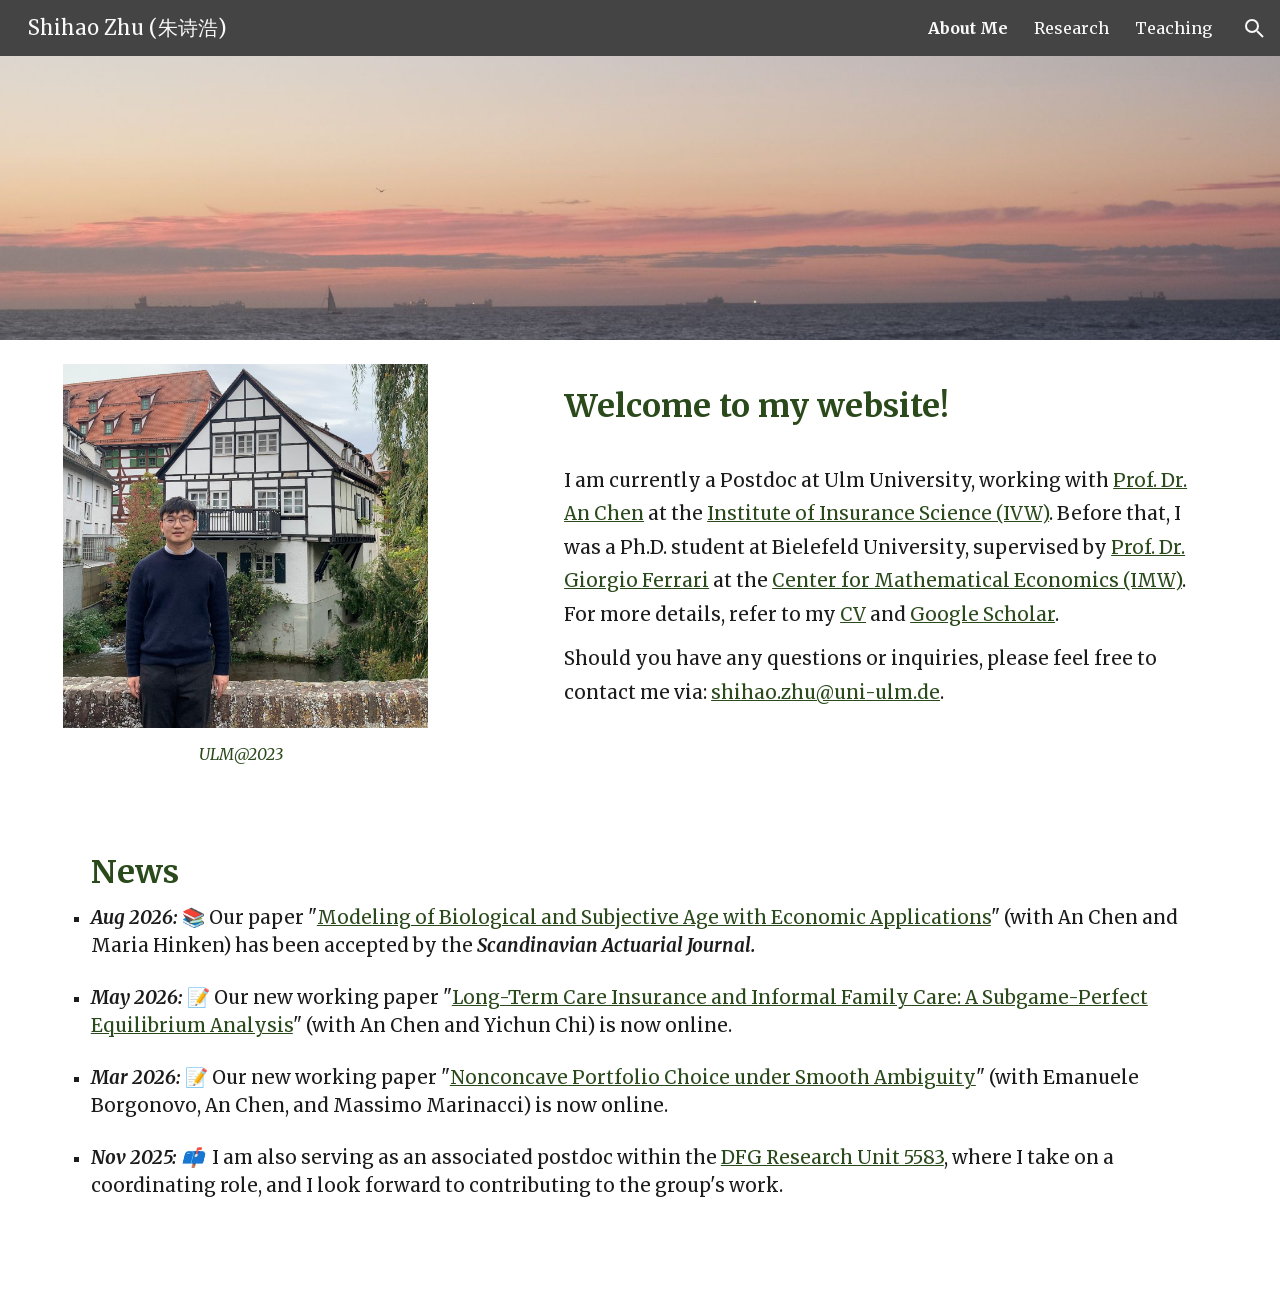
<file: index.html>
<!doctype html>
<html lang="en"><head><meta charset="utf-8"><meta name="viewport" content="width=device-width, initial-scale=1">
<title>Shihao Zhu (朱诗浩)</title><meta name="description" content="Shihao Zhu — research in financial and actuarial mathematics, uncertainty and information; teaching at Ulm University.">
<link rel="icon" type="image/svg+xml" href="data:image/svg+xml,%3Csvg xmlns='http://www.w3.org/2000/svg' viewBox='0 0 64 64'%3E%3Crect width='64' height='64' rx='9' fill='%232b4a1c'/%3E%3Ctext x='32' y='43' text-anchor='middle' font-family='serif' font-size='34' fill='white'%3ESZ%3C/text%3E%3C/svg%3E">
<link rel="stylesheet" href="assets/fonts.css"><link rel="stylesheet" href="assets/original-layout.css"><link rel="stylesheet" href="assets/about-theme.css"><link rel="stylesheet" href="assets/site.css">
<script defer src="assets/search-data.js"></script><script defer src="assets/site.js"></script></head>
<body><a class="skip-link" href="#main-content">Skip to main content</a>
<header class="site-header"><button class="menu-toggle" aria-label="Open navigation" aria-expanded="false" aria-controls="site-nav"><svg viewBox="0 0 24 24" aria-hidden="true"><path d="M3 6h18M3 12h18M3 18h18"/></svg></button><a class="site-name" href="index.html">Shihao Zhu (朱诗浩)</a><nav id="site-nav" aria-label="Main navigation"><a href="index.html" aria-current="page">About Me</a><a href="research.html">Research</a><a href="teaching.html">Teaching</a></nav><button class="search-toggle" aria-label="Search this site"><svg viewBox="0 0 24 24" aria-hidden="true"><circle cx="10" cy="10" r="6"/><path d="m15 15 6 6"/></svg></button></header>
<div class="fktJzd AKpWA fOU46b yMcSQd Ly6Unf G9Qloe KuNac XxIgdb"><main id="main-content" class="UtePc RCETm"><section id="h.2457d3da31fe2f1c_99" class="yaqOZd LB7kq cJgDec tpmmCb O13XJf" style=""><div class="Nu95r"><div class="IFuOkc" style="background-position: center center; background-image: url(assets/about-banner.jpg); background-size: cover;"></div></div><div class="mYVXT"><div class="LS81yb VICjCf j5pSsc db35Fc"><div class="hJDwNd-AhqUyc-uQSCkd Ft7HRd-AhqUyc-uQSCkd JNdkSc SQVYQc L6cTce-purZT L6cTce-pSzOP"><div class="JNdkSc-SmKAyb LkDMRd"><div class=""></div></div></div></div></div></section>
<section id="h.43b285733da32901_4" class="yaqOZd"><div class="IFuOkc"></div><div class="mYVXT"><div class="LS81yb VICjCf j5pSsc db35Fc"><div class="hJDwNd-AhqUyc-II5mzb Ft7HRd-AhqUyc-II5mzb purZT-AhqUyc-II5mzb ZcASvf-AhqUyc-II5mzb pSzOP-AhqUyc-II5mzb Ktthjf-AhqUyc-II5mzb JNdkSc SQVYQc yYI8W HQwdzb"><div class="JNdkSc-SmKAyb LkDMRd"><div class=""><div class="oKdM2c ZZyype Kzv0Me"><div id="h.43b285733da32901_13" class="hJDwNd-AhqUyc-II5mzb Ft7HRd-AhqUyc-II5mzb pSzOP-AhqUyc-II5mzb Ktthjf-AhqUyc-II5mzb jXK9ad D2fZ2 zu5uec OjCsFc dmUFtb"><div class="jXK9ad-SmKAyb"><div class="tyJCtd baZpAe"><div class="t3iYD"><img src="assets/about-image-1.jpg" class="CENy8b" role="img" alt="Shihao Zhu in Ulm, 2023"></div></div></div></div></div><div class="oKdM2c ZZyype"><div id="h.5e8ad6a11ae59280_0" class="hJDwNd-AhqUyc-II5mzb Ft7HRd-AhqUyc-II5mzb pSzOP-AhqUyc-II5mzb Ktthjf-AhqUyc-II5mzb jXK9ad D2fZ2 zu5uec wHaque g5GTcb"><div class="jXK9ad-SmKAyb"><div class="tyJCtd mGzaTb Depvyb baZpAe"><small dir="ltr" class="zfr3Q TMjjoe CDt4Ke " style="display: block;"><span class="C9DxTc " style="">                                </span><span class="C9DxTc " style="color: #2b4a1c; font-style: italic;">ULM@2023</span></small></div></div></div></div></div></div></div><div class="hJDwNd-AhqUyc-R6PoUb Ft7HRd-AhqUyc-R6PoUb JNdkSc SQVYQc L6cTce-purZT L6cTce-pSzOP"><div class="JNdkSc-SmKAyb LkDMRd"><div class=""></div></div></div><div class="hJDwNd-AhqUyc-OwsYgb Ft7HRd-AhqUyc-OwsYgb purZT-AhqUyc-II5mzb ZcASvf-AhqUyc-II5mzb pSzOP-AhqUyc-qWD73c Ktthjf-AhqUyc-qWD73c JNdkSc SQVYQc yYI8W HQwdzb"><div class="JNdkSc-SmKAyb LkDMRd"><div class=""><div class="oKdM2c ZZyype Kzv0Me"><div id="h.43b285733da32901_10" class="hJDwNd-AhqUyc-OwsYgb Ft7HRd-AhqUyc-OwsYgb jXK9ad D2fZ2 zu5uec OjCsFc dmUFtb"><div class="jXK9ad-SmKAyb"><div class="tyJCtd mGzaTb Depvyb baZpAe"><small id="h.ald36s4pssl8" dir="ltr" class="zfr3Q TMjjoe CDt4Ke " style="display: block; line-height: 1.7999999999999998;"><span class="puwcIf C9DxTc " style="color: #2b4a1c; font-family: Merriweather, Arial; font-weight: 700; vertical-align: baseline;">Welcome to my website!</span></small></div></div></div></div><div class="oKdM2c ZZyype"><div id="h.43b285733da32901_12" class="hJDwNd-AhqUyc-OwsYgb Ft7HRd-AhqUyc-OwsYgb jXK9ad D2fZ2 zu5uec wHaque g5GTcb"><div class="jXK9ad-SmKAyb"><div class="tyJCtd mGzaTb Depvyb baZpAe"><small id="h.i6ul0cb21pbe" dir="ltr" class="zfr3Q TMjjoe CDt4Ke " style="display: block; line-height: 1.7999999999999998;"><span class="C9DxTc " style="font-size: 13.999999999999998pt; font-variant: normal; vertical-align: baseline;">I am currently a Postdoc at Ulm University, working with </span><a class="XqQF9c" href="https://www.uni-ulm.de/mawi/ivw/institut/team/achen/" target="_blank" style="color: inherit; text-decoration: none;" rel="noopener noreferrer"><span class="C9DxTc aw5Odc " style="font-size: 13.999999999999998pt; font-variant: normal; text-decoration: underline; vertical-align: baseline;">Prof. Dr. An Chen</span></a><span class="C9DxTc " style="font-size: 13.999999999999998pt; font-variant: normal; vertical-align: baseline;"> at the </span><a class="XqQF9c" href="https://www.uni-ulm.de/en/mawi/institute-of-insurance-science/" target="_blank" style="color: inherit; text-decoration: none;" rel="noopener noreferrer"><span class="C9DxTc aw5Odc " style="font-size: 13.999999999999998pt; font-variant: normal; text-decoration: underline; vertical-align: baseline;">Institute of Insurance Science (IVW)</span></a><span class="C9DxTc " style="font-size: 13.999999999999998pt; font-variant: normal; vertical-align: baseline;">. Before that, I was a Ph.D. student at Bielefeld University, supervised by </span><a class="XqQF9c" href="https://sites.google.com/site/giorgioferrariswebsite/" target="_blank" style="color: inherit; text-decoration: none;" rel="noopener noreferrer"><span class="C9DxTc aw5Odc " style="font-size: 13.999999999999998pt; font-variant: normal; text-decoration: underline; vertical-align: baseline;">Prof. Dr. Giorgio Ferrari</span></a><span class="C9DxTc " style="font-size: 13.999999999999998pt; font-variant: normal; vertical-align: baseline;"> at the</span><span class="C9DxTc " style="font-size: 13.999999999999998pt; font-variant: normal; vertical-align: baseline;"> </span><a class="XqQF9c" href="https://www.uni-bielefeld.de/zwe/imw/" target="_blank" style="color: inherit; text-decoration: none;" rel="noopener noreferrer"><span class="C9DxTc aw5Odc " style="font-size: 13.999999999999998pt; font-variant: normal; text-decoration: underline; vertical-align: baseline;">Center for Mathematical Economics (IMW)</span></a><span class="C9DxTc " style="font-size: 13.999999999999998pt; font-variant: normal; vertical-align: baseline;">.</span><span class="C9DxTc " style="font-size: 13.999999999999998pt; font-variant: normal; vertical-align: baseline;"> For more details, refer to my </span><a class="XqQF9c" href="https://drive.google.com/file/d/1fGYKlRCDaYcgOExgiT4vcjjQws5YbMaW/view?usp=sharing" target="_blank" style="color: inherit; text-decoration: none;" rel="noopener noreferrer"><span class="C9DxTc aw5Odc " style="font-size: 13.999999999999998pt; font-variant: normal; text-decoration: underline; vertical-align: baseline;">CV</span></a><span class="C9DxTc " style="font-size: 13.999999999999998pt; font-variant: normal; vertical-align: baseline;"> and </span><a class="XqQF9c" href="https://scholar.google.com/citations?user=SqFMR2YAAAAJ&amp;hl=zh-CN&amp;oi=sra" target="_blank" style="color: inherit; text-decoration: none;" rel="noopener noreferrer"><span class="C9DxTc aw5Odc " style="font-size: 13.999999999999998pt; font-variant: normal; text-decoration: underline; vertical-align: baseline;">Google Scholar</span></a><span class="C9DxTc " style="font-size: 13.999999999999998pt; font-variant: normal; vertical-align: baseline;">.  </span></small><small id="h.81cvghd0or7q" dir="ltr" class="zfr3Q TMjjoe CDt4Ke " style="display: block; line-height: 1.7999999999999998;"><span class="C9DxTc " style="font-size: 13.999999999999998pt; font-variant: normal; vertical-align: baseline;">Should you have any questions or inquiries, please feel free to contact me via: </span><a class="XqQF9c" href="mailto:shihao.zhu@uni-ulm.de" target="_blank" style="color: inherit; text-decoration: none;" rel="noopener noreferrer"><span class="C9DxTc aw5Odc " style="font-size: 13.999999999999998pt; font-variant: normal; text-decoration: underline; vertical-align: baseline;">shihao.zhu@uni-ulm.de</span></a><span class="C9DxTc " style="font-size: 13.999999999999998pt; font-variant: normal; vertical-align: baseline;">.</span></small></div></div></div></div></div></div></div></div></div></section>
<section id="h.6b08aeca363215b6_3" class="yaqOZd"><div class="IFuOkc"></div><div class="mYVXT"><div class="LS81yb VICjCf j5pSsc db35Fc"><div class="hJDwNd-AhqUyc-uQSCkd Ft7HRd-AhqUyc-uQSCkd purZT-AhqUyc-II5mzb ZcASvf-AhqUyc-II5mzb pSzOP-AhqUyc-qWD73c Ktthjf-AhqUyc-qWD73c JNdkSc SQVYQc"><div class="JNdkSc-SmKAyb LkDMRd"><div class=""><div class="oKdM2c ZZyype Kzv0Me"><div id="h.6b08aeca363215b6_0" class="hJDwNd-AhqUyc-uQSCkd Ft7HRd-AhqUyc-uQSCkd jXK9ad D2fZ2 zu5uec OjCsFc dmUFtb wHaque g5GTcb"><div class="jXK9ad-SmKAyb"><div class="tyJCtd mGzaTb Depvyb baZpAe"><div id="h.jtzz5kd3dn02" class="Ap4VC yMxPgf  aP9Z7e"></div><h1 id="h.jtzz5kd3dn02_l" dir="ltr" class="zfr3Q duRjpb CDt4Ke " style="margin-left: 15.0pt; padding-left: 0.0pt; text-indent: 0.0pt;"><div class="CjVfdc"><span class="puwcIf C9DxTc " style="vertical-align: baseline;">News</span></div></h1><ul class="n8H08c UVNKR " style="list-style-type: square; margin-left: 0; margin-right: 0; padding: 0;"><li dir="ltr" class="zfr3Q TYR86d eD0Rn " style="margin-left: 15.0pt;"><p dir="ltr" role="presentation" class="zfr3Q CDt4Ke " style="margin-left: 0.0pt; padding-left: 0.0pt; text-indent: 0.0pt;"><span class="C9DxTc " style="font-family: Merriweather, Arial; font-size: 13.999999999999998pt; font-style: italic; font-weight: 700; vertical-align: baseline;">Aug</span><span class="C9DxTc " style="font-family: Merriweather, Arial; font-size: 13.999999999999998pt; font-style: italic; font-variant: normal; font-weight: 700; vertical-align: baseline;"> 2026:</span><span class="C9DxTc " style="font-size: 13.999999999999998pt; font-variant: normal; vertical-align: baseline;"> </span><span class="C9DxTc " style="font-size: 13.999999999999998pt; vertical-align: baseline;">📚</span><span class="C9DxTc " style="font-size: 13.999999999999998pt; font-variant: normal; vertical-align: baseline;"> Our paper "</span><a class="XqQF9c" href="https://www.tandfonline.com/doi/full/10.1080/03461238.2026.2727504" target="_blank" style="color: inherit; text-decoration: none;" rel="noopener noreferrer"><span class="C9DxTc aw5Odc " style="font-size: 13.999999999999998pt; text-decoration: underline; vertical-align: baseline;">Modeling of Biological and Subjective Age with Economic Applications</span></a><span class="C9DxTc " style="font-size: 13.999999999999998pt; font-variant: normal; vertical-align: baseline;">"</span><span class="C9DxTc " style="font-size: 13.999999999999998pt; font-variant: normal; vertical-align: baseline;"> (with An Chen and</span><span class="C9DxTc " style="font-size: 13.999999999999998pt; vertical-align: baseline;"> Maria Hinken</span><span class="C9DxTc " style="font-size: 13.999999999999998pt; font-variant: normal; vertical-align: baseline;">) </span><span class="C9DxTc " style="font-size: 13.999999999999998pt; vertical-align: baseline;">has been</span><span class="C9DxTc " style="font-size: 13.999999999999998pt; font-variant: normal; vertical-align: baseline;"> </span><span class="C9DxTc " style="font-size: 13.999999999999998pt; vertical-align: baseline;">accepted by the </span><span class="C9DxTc " style="font-family: Merriweather, Arial; font-size: 13.999999999999998pt; font-style: italic; font-weight: 700; vertical-align: baseline;">Scandinavian Actuarial Journal</span><span class="C9DxTc " style="font-family: Merriweather, Arial; font-size: 13.999999999999998pt; font-style: italic; font-variant: normal; font-weight: 700; vertical-align: baseline;">.</span></p></li></ul><br><ul class="n8H08c UVNKR " style="list-style-type: square; margin-left: 0; margin-right: 0; padding: 0;"><li dir="ltr" class="zfr3Q TYR86d eD0Rn " style="margin-left: 15.0pt;"><p dir="ltr" role="presentation" class="zfr3Q CDt4Ke " style="margin-left: 0.0pt; padding-left: 0.0pt; text-indent: 0.0pt;"><span class="C9DxTc " style="font-family: Merriweather, Arial; font-size: 13.999999999999998pt; font-style: italic; font-variant: normal; font-weight: 700; vertical-align: baseline;">Ma</span><span class="C9DxTc " style="font-family: Merriweather, Arial; font-size: 13.999999999999998pt; font-style: italic; font-weight: 700; vertical-align: baseline;">y</span><span class="C9DxTc " style="font-family: Merriweather, Arial; font-size: 13.999999999999998pt; font-style: italic; font-variant: normal; font-weight: 700; vertical-align: baseline;"> 2026:</span><span class="C9DxTc " style="font-size: 13.999999999999998pt; font-variant: normal; vertical-align: baseline;"> 📝 Our new working paper "</span><a class="XqQF9c" href="https://papers.ssrn.com/sol3/papers.cfm?abstract_id=5228627" target="_blank" style="color: inherit; text-decoration: none;" rel="noopener noreferrer"><span class="C9DxTc aw5Odc " style="font-size: 13.999999999999998pt; text-decoration: underline; vertical-align: baseline;">Long-Term Care Insurance and Informal Family Care: A Subgame-Perfect Equilibrium Analysis</span></a><span class="C9DxTc " style="font-size: 13.999999999999998pt; font-variant: normal; vertical-align: baseline;">"</span><span class="C9DxTc " style="font-size: 13.999999999999998pt; font-variant: normal; vertical-align: baseline;"> (with An Chen and </span><span class="C9DxTc " style="font-size: 13.999999999999998pt; vertical-align: baseline;">Yichun Chi</span><span class="C9DxTc " style="font-size: 13.999999999999998pt; font-variant: normal; vertical-align: baseline;">) is now online.</span></p></li></ul><br><ul class="n8H08c UVNKR " style="list-style-type: square; margin-left: 0; margin-right: 0; padding: 0;"><li dir="ltr" class="zfr3Q TYR86d eD0Rn " style="margin-left: 15.0pt;"><p dir="ltr" role="presentation" class="zfr3Q CDt4Ke " style="margin-left: 0.0pt; padding-left: 0.0pt; text-indent: 0.0pt;"><span class="C9DxTc " style="font-family: Merriweather, Arial; font-size: 13.999999999999998pt; font-style: italic; font-weight: 700; vertical-align: baseline;">Mar</span><span class="C9DxTc " style="font-family: Merriweather, Arial; font-size: 13.999999999999998pt; font-style: italic; font-variant: normal; font-weight: 700; vertical-align: baseline;"> 202</span><span class="C9DxTc " style="font-family: Merriweather, Arial; font-size: 13.999999999999998pt; font-style: italic; font-weight: 700; vertical-align: baseline;">6</span><span class="C9DxTc " style="font-family: Merriweather, Arial; font-size: 13.999999999999998pt; font-style: italic; font-variant: normal; font-weight: 700; vertical-align: baseline;">:</span><span class="C9DxTc " style="font-size: 13.999999999999998pt; font-variant: normal; vertical-align: baseline;"> 📝 Our new working paper "</span><a class="XqQF9c" href="https://arxiv.org/abs/2603.08552" target="_blank" style="color: inherit; text-decoration: none;" rel="noopener noreferrer"><span class="C9DxTc aw5Odc " style="font-size: 13.999999999999998pt; text-decoration: underline; vertical-align: baseline;">Nonconcave Portfolio Choice under Smooth Ambiguity</span></a><span class="C9DxTc " style="font-size: 13.999999999999998pt; font-variant: normal; vertical-align: baseline;">"</span><span class="C9DxTc " style="font-size: 13.999999999999998pt; font-variant: normal; vertical-align: baseline;"> (with</span><span class="C9DxTc " style="font-size: 13.999999999999998pt; vertical-align: baseline;"> Emanuele Borgonovo, An Chen, and Massimo Marinacci</span><span class="C9DxTc " style="font-size: 13.999999999999998pt; font-variant: normal; vertical-align: baseline;">) is now online.</span></p></li></ul><br><ul class="n8H08c UVNKR " style="list-style-type: square; margin-left: 0; margin-right: 0; padding: 0;"><li dir="ltr" class="zfr3Q TYR86d eD0Rn " style="margin-left: 15.0pt;"><p dir="ltr" role="presentation" class="zfr3Q CDt4Ke " style="margin-left: 0.0pt; padding-left: 0.0pt; text-indent: 0.0pt;"><span class="C9DxTc " style="font-family: Merriweather, Arial; font-size: 13.999999999999998pt; font-style: italic; font-weight: 700; vertical-align: baseline;">Nov 2025: 📫  </span><span class="C9DxTc " style="font-size: 13.999999999999998pt; vertical-align: baseline;">I am also serving as an associated postdoc within the </span><a class="XqQF9c" href="https://www.regulatoryuncertainty.de/" target="_blank" style="color: inherit; text-decoration: none;" rel="noopener noreferrer"><span class="C9DxTc aw5Odc " style="font-size: 13.999999999999998pt; text-decoration: underline; vertical-align: baseline;">DFG Research Unit 5583</span></a><span class="C9DxTc " style="font-size: 13.999999999999998pt; vertical-align: baseline;">, where I take on a coordinating role, and I look forward to contributing to the group's work.</span></p></li></ul></div></div></div></div></div></div></div></div></div></section>
<section id="h.2457d3da31fe2f1c_110" class="yaqOZd"><div class="IFuOkc"></div><div class="mYVXT"><div class="LS81yb VICjCf j5pSsc db35Fc"><div class="hJDwNd-AhqUyc-uQSCkd Ft7HRd-AhqUyc-uQSCkd purZT-AhqUyc-II5mzb ZcASvf-AhqUyc-II5mzb pSzOP-AhqUyc-qWD73c Ktthjf-AhqUyc-qWD73c JNdkSc SQVYQc"><div class="JNdkSc-SmKAyb LkDMRd"><div class=""><div class="oKdM2c ZZyype Kzv0Me"><div id="h.2457d3da31fe2f1c_107" class="hJDwNd-AhqUyc-uQSCkd Ft7HRd-AhqUyc-uQSCkd jXK9ad D2fZ2 zu5uec OjCsFc dmUFtb wHaque g5GTcb"><div class="jXK9ad-SmKAyb"><div class="tyJCtd mGzaTb Depvyb baZpAe"></div></div></div></div></div></div></div></div></div></section></main></div>
<dialog id="search-dialog" aria-labelledby="search-title"><div class="search-heading"><h2 id="search-title">Search this site</h2><button class="search-close" aria-label="Close search">×</button></div><label class="sr-only" for="site-search">Search query</label><input id="site-search" type="search" placeholder="Search this site" autocomplete="off"><p id="search-status" role="status">Search the About Me, Research and Teaching pages.</p><div id="search-results"></div></dialog>
</body></html>
</file>
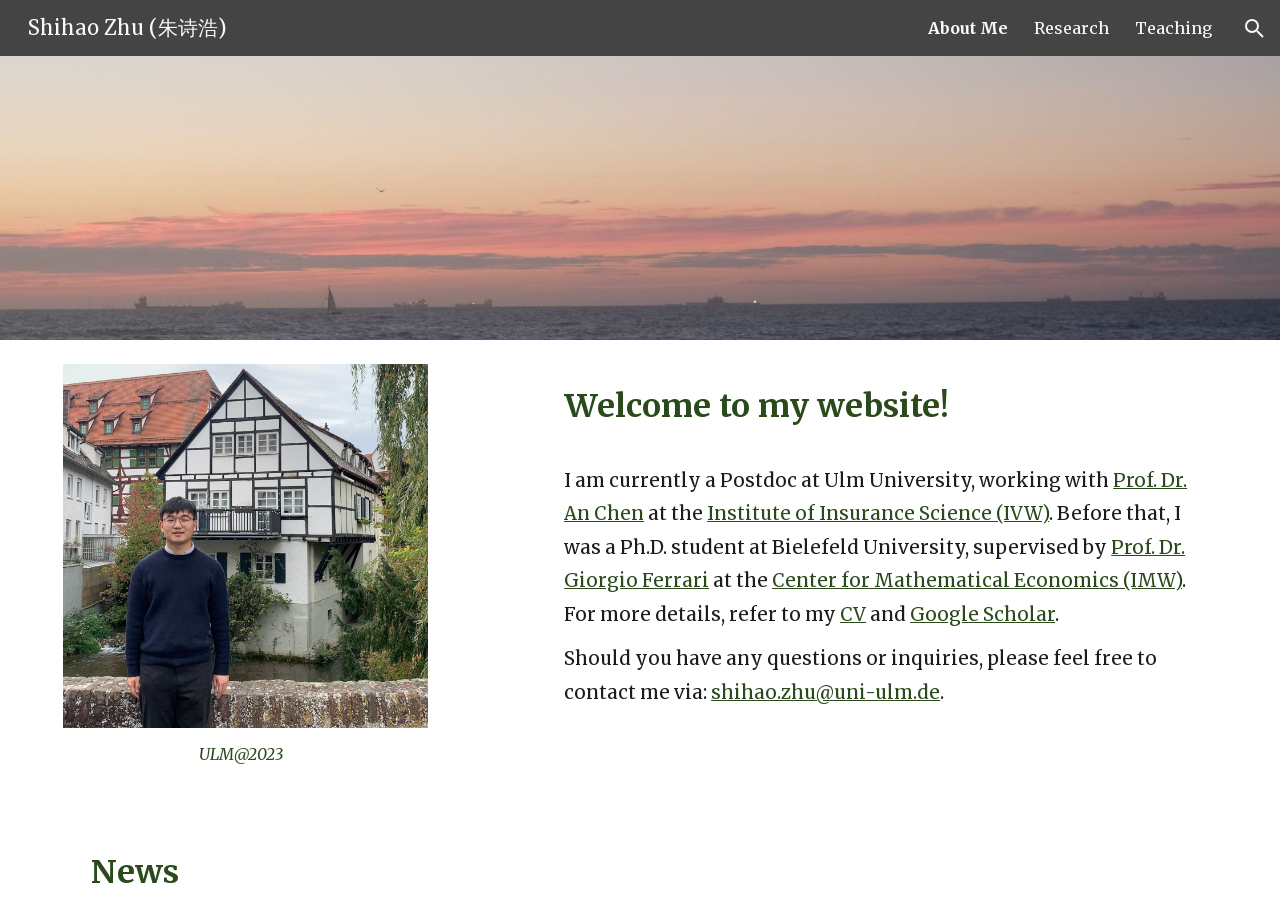
<file: page/1/index.html>
<!DOCTYPE html><html><head><title>https://shihao-zhu.github.io/</title><link rel="canonical" href="https://shihao-zhu.github.io/"/><meta name="robots" content="noindex"><meta charset="utf-8" /><meta http-equiv="refresh" content="0; url=https://shihao-zhu.github.io/" /></head></html>
</file>
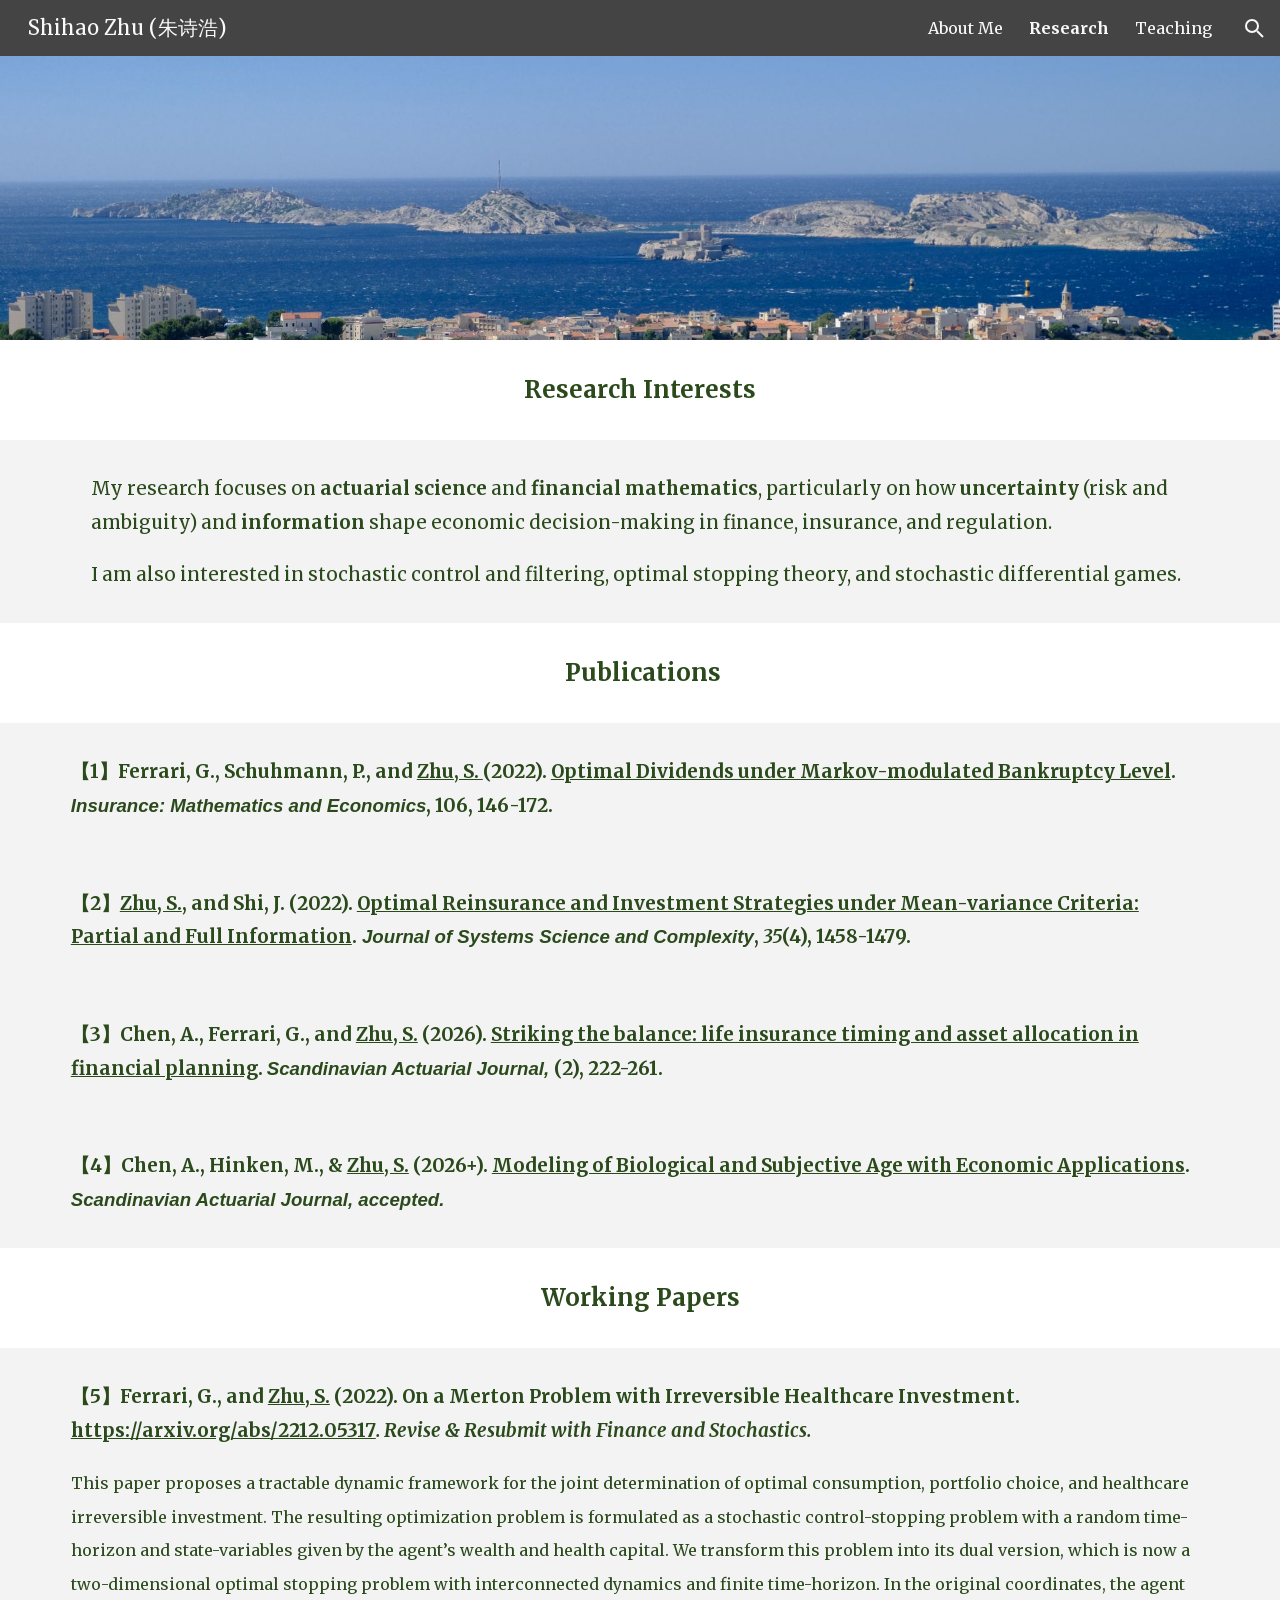
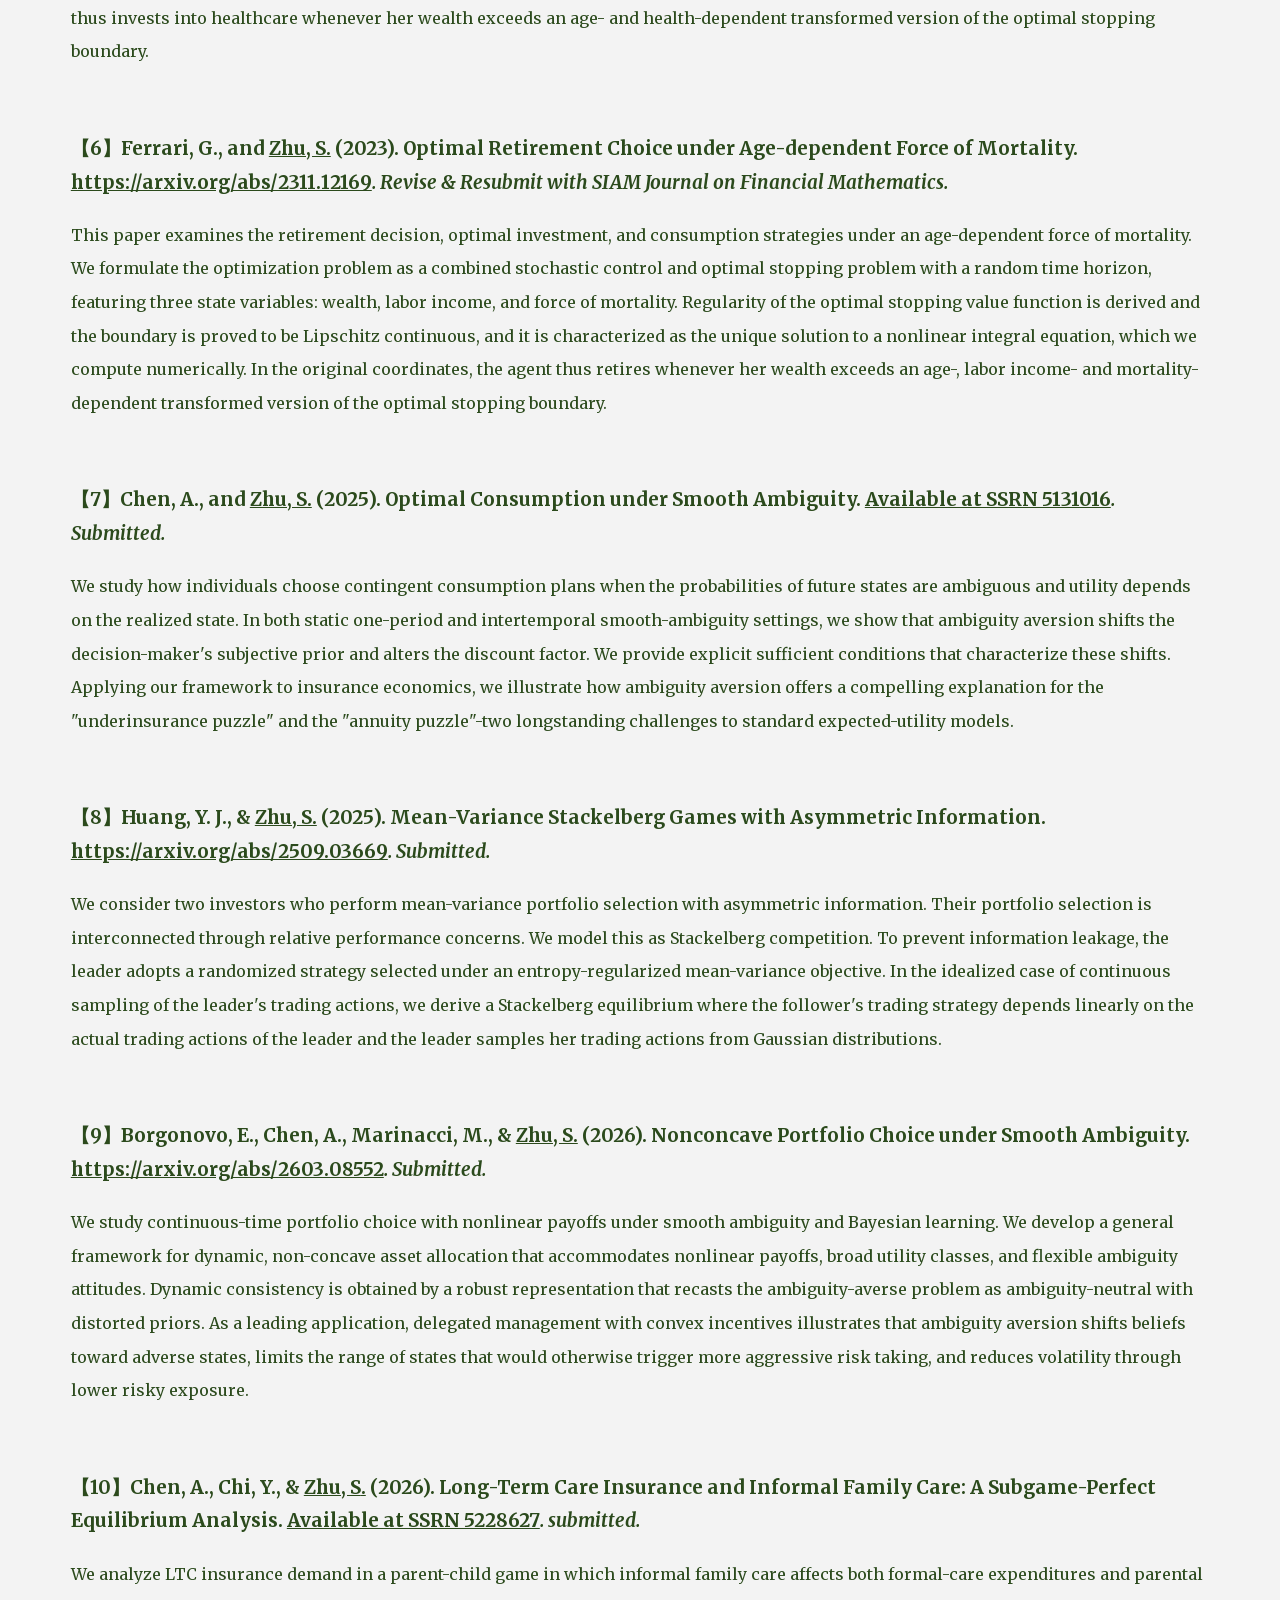
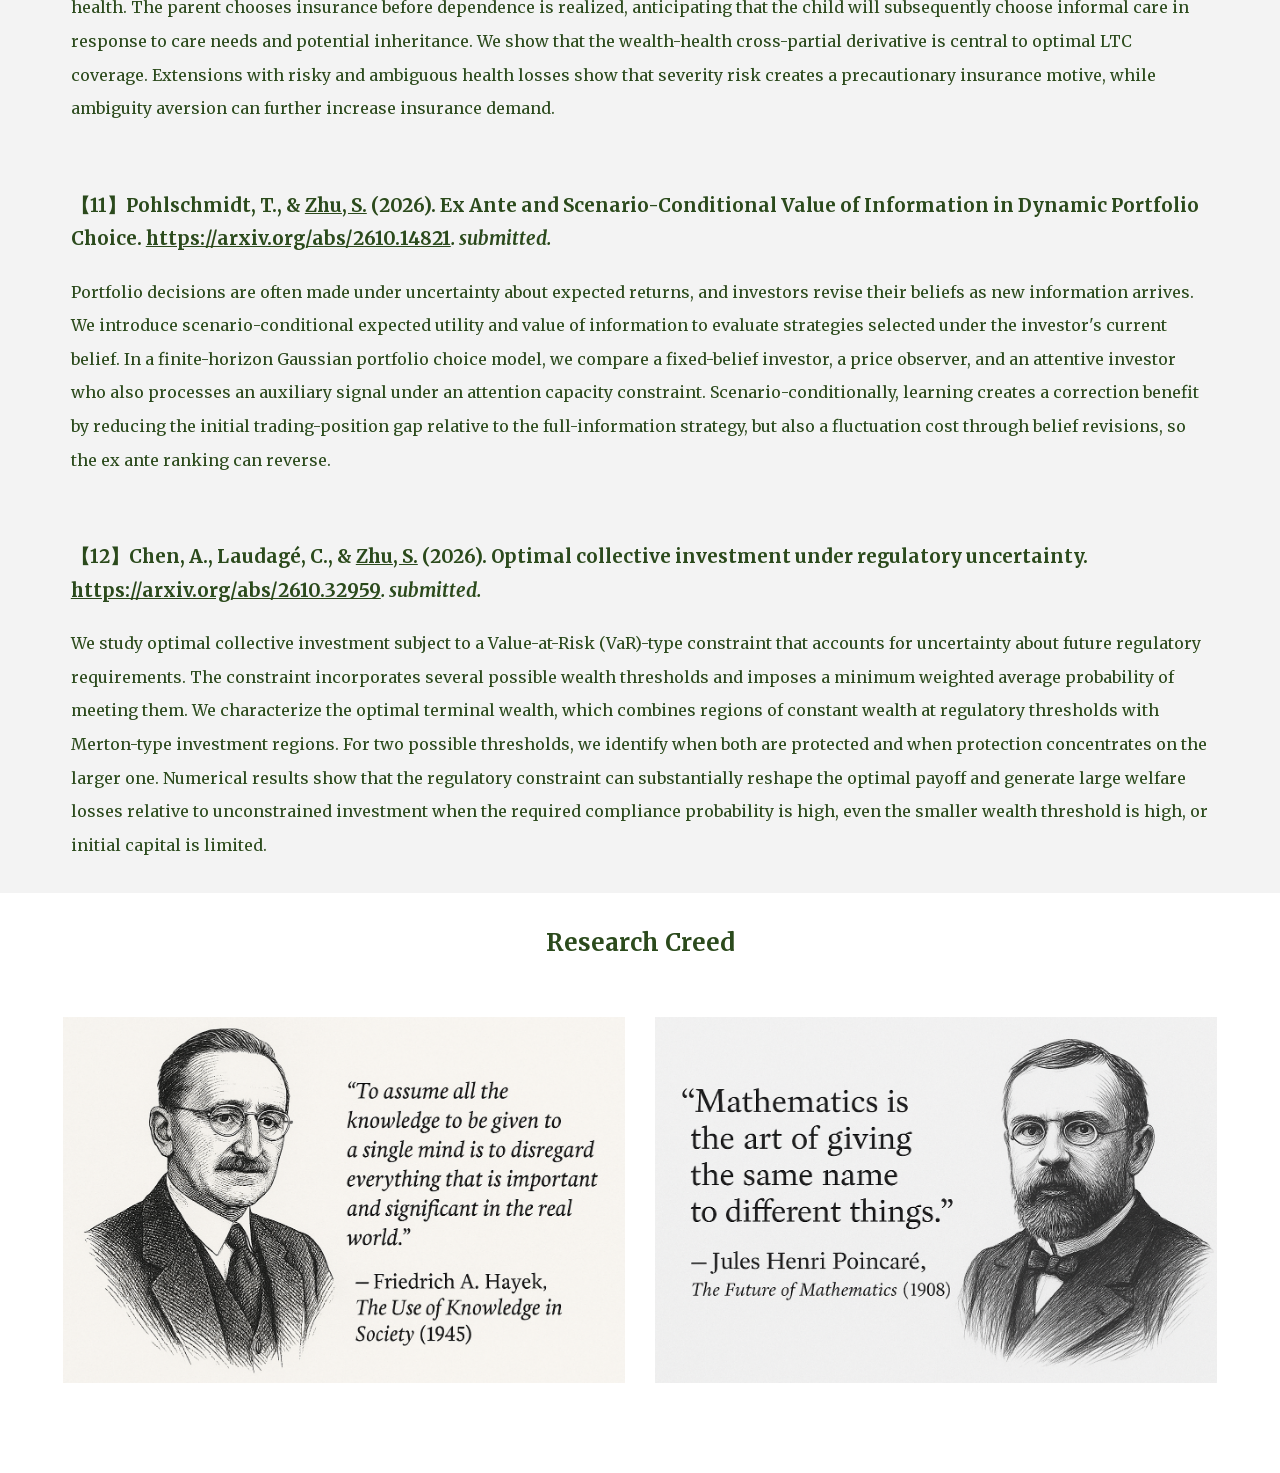
<file: research.html>
<!doctype html>
<html lang="en"><head><meta charset="utf-8"><meta name="viewport" content="width=device-width, initial-scale=1">
<title>Shihao Zhu (朱诗浩) - Research</title><meta name="description" content="Shihao Zhu — research in financial and actuarial mathematics, uncertainty and information; teaching at Ulm University.">
<link rel="icon" type="image/svg+xml" href="data:image/svg+xml,%3Csvg xmlns='http://www.w3.org/2000/svg' viewBox='0 0 64 64'%3E%3Crect width='64' height='64' rx='9' fill='%232b4a1c'/%3E%3Ctext x='32' y='43' text-anchor='middle' font-family='serif' font-size='34' fill='white'%3ESZ%3C/text%3E%3C/svg%3E">
<link rel="stylesheet" href="assets/fonts.css"><link rel="stylesheet" href="assets/original-layout.css"><link rel="stylesheet" href="assets/research-theme.css"><link rel="stylesheet" href="assets/site.css">
<script defer src="assets/search-data.js"></script><script defer src="assets/site.js"></script></head>
<body><a class="skip-link" href="#main-content">Skip to main content</a>
<header class="site-header"><button class="menu-toggle" aria-label="Open navigation" aria-expanded="false" aria-controls="site-nav"><svg viewBox="0 0 24 24" aria-hidden="true"><path d="M3 6h18M3 12h18M3 18h18"/></svg></button><a class="site-name" href="index.html">Shihao Zhu (朱诗浩)</a><nav id="site-nav" aria-label="Main navigation"><a href="index.html">About Me</a><a href="research.html" aria-current="page">Research</a><a href="teaching.html">Teaching</a></nav><button class="search-toggle" aria-label="Search this site"><svg viewBox="0 0 24 24" aria-hidden="true"><circle cx="10" cy="10" r="6"/><path d="m15 15 6 6"/></svg></button></header>
<div class="fktJzd AKpWA fOU46b yMcSQd Ly6Unf G9Qloe KuNac XxIgdb"><main id="main-content" class="UtePc RCETm"><section id="h.2457d3da31fe2f1c_103" class="yaqOZd LB7kq cJgDec nyKByd O13XJf" style=""><div class="Nu95r"><div class="IFuOkc" style="background-position: center center; background-image: url(assets/research-banner.jpg); background-size: cover;"></div></div><div class="mYVXT"><div class="LS81yb VICjCf j5pSsc db35Fc"><div class="hJDwNd-AhqUyc-uQSCkd Ft7HRd-AhqUyc-uQSCkd JNdkSc SQVYQc L6cTce-purZT L6cTce-pSzOP"><div class="JNdkSc-SmKAyb LkDMRd"><div class=""></div></div></div></div></div></section>
<section id="h.5dc5769aae5874c3_0" class="yaqOZd"><div class="IFuOkc"></div><div class="mYVXT"><div class="LS81yb VICjCf j5pSsc db35Fc"><div class="hJDwNd-AhqUyc-uQSCkd Ft7HRd-AhqUyc-uQSCkd purZT-AhqUyc-II5mzb ZcASvf-AhqUyc-II5mzb pSzOP-AhqUyc-qWD73c Ktthjf-AhqUyc-qWD73c JNdkSc SQVYQc"><div class="JNdkSc-SmKAyb LkDMRd"><div class=""><div class="oKdM2c ZZyype Kzv0Me"><div id="h.5dc5769aae5874c3_3" class="hJDwNd-AhqUyc-uQSCkd Ft7HRd-AhqUyc-uQSCkd jXK9ad D2fZ2 zu5uec OjCsFc dmUFtb wHaque g5GTcb"><div class="jXK9ad-SmKAyb"><div class="tyJCtd mGzaTb Depvyb baZpAe"><div id="h.brusthcn28qk" class="GV3q8e yMxPgf  aP9Z7e"></div><h3 id="h.brusthcn28qk_l" dir="ltr" class="zfr3Q OmQG5e CDt4Ke " style="text-align: center;"><div class="CjVfdc"><span class="jgG6ef C9DxTc " style="font-variant: normal; vertical-align: baseline;">Research Interests</span></div></h3></div></div></div></div></div></div></div></div></div></section>
<section id="h.2457d3da31fe2f1c_14" class="yaqOZd qeLZfd"><div class="IFuOkc"></div><div class="mYVXT"><div class="LS81yb VICjCf j5pSsc db35Fc"><div class="hJDwNd-AhqUyc-uQSCkd Ft7HRd-AhqUyc-uQSCkd purZT-AhqUyc-II5mzb ZcASvf-AhqUyc-II5mzb pSzOP-AhqUyc-qWD73c Ktthjf-AhqUyc-qWD73c JNdkSc SQVYQc"><div class="JNdkSc-SmKAyb LkDMRd"><div class=""><div class="oKdM2c ZZyype Kzv0Me"><div id="h.2457d3da31fe2f1c_17" class="hJDwNd-AhqUyc-uQSCkd Ft7HRd-AhqUyc-uQSCkd jXK9ad D2fZ2 zu5uec OjCsFc dmUFtb wHaque g5GTcb"><div class="jXK9ad-SmKAyb"><div class="tyJCtd mGzaTb Depvyb baZpAe"><div id="h.efcfmlaf1uw9" class="GV3q8e yMxPgf  aP9Z7e"></div><h3 id="h.efcfmlaf1uw9_l" dir="ltr" class="zfr3Q OmQG5e CDt4Ke " style="line-height: 1.7999999999999998; margin-left: 15.0pt; padding-left: 0.0pt; text-indent: 0.0pt;"><div class="CjVfdc"><span class="C9DxTc " style="color: #2b4a1c; font-family: Merriweather, Arial; font-weight: 500;">My research focuses on </span><span class="C9DxTc " style="color: #2b4a1c;">actuarial science</span><span class="C9DxTc " style="color: #2b4a1c; font-family: Merriweather, Arial; font-weight: 500;"> and </span><span class="C9DxTc " style="color: #2b4a1c;">financial mathematics</span><span class="C9DxTc " style="color: #2b4a1c; font-family: Merriweather, Arial; font-weight: 500;">, particularly on how </span><span class="C9DxTc " style="color: #2b4a1c;">uncertainty</span><span class="C9DxTc " style="color: #2b4a1c; font-family: Merriweather, Arial; font-weight: 500;"> (risk and ambiguity)</span><span class="C9DxTc " style="color: #2b4a1c;"> </span><span class="C9DxTc " style="color: #2b4a1c; font-family: Merriweather, Arial; font-weight: 500;">and</span><span class="C9DxTc " style="color: #2b4a1c;"> information</span><span class="C9DxTc " style="color: #2b4a1c; font-family: Merriweather, Arial; font-weight: 500;"> shape economic decision-making in finance, insurance, and regulation.</span></div></h3><div id="h.gvm97ib22pz" class="GV3q8e yMxPgf  aP9Z7e"></div><h3 id="h.gvm97ib22pz_l" dir="ltr" class="zfr3Q OmQG5e CDt4Ke " style="line-height: 1.7999999999999998; margin-left: 15.0pt; padding-left: 0.0pt; text-indent: 0.0pt;"><div class="CjVfdc"><span class="C9DxTc " style="color: #2b4a1c; font-family: Merriweather, Arial; font-weight: 500;">I am also interested in stochastic control and filtering, optimal stopping theory, and stochastic differential games. </span></div></h3></div></div></div></div></div></div></div></div></div></section>
<section id="h.2457d3da31fe2f1c_79" class="yaqOZd"><div class="IFuOkc"></div><div class="mYVXT"><div class="LS81yb VICjCf j5pSsc db35Fc"><div class="hJDwNd-AhqUyc-uQSCkd Ft7HRd-AhqUyc-uQSCkd purZT-AhqUyc-II5mzb ZcASvf-AhqUyc-II5mzb pSzOP-AhqUyc-qWD73c Ktthjf-AhqUyc-qWD73c JNdkSc SQVYQc"><div class="JNdkSc-SmKAyb LkDMRd"><div class=""><div class="oKdM2c ZZyype Kzv0Me"><div id="h.2457d3da31fe2f1c_82" class="hJDwNd-AhqUyc-uQSCkd Ft7HRd-AhqUyc-uQSCkd jXK9ad D2fZ2 zu5uec OjCsFc dmUFtb wHaque g5GTcb"><div class="jXK9ad-SmKAyb"><div class="tyJCtd mGzaTb Depvyb baZpAe"><div id="h.jn7kh3fp8cfy" class="GV3q8e yMxPgf  aP9Z7e"></div><h3 id="h.jn7kh3fp8cfy_l" dir="ltr" class="zfr3Q OmQG5e CDt4Ke " style="text-align: center;"><div class="CjVfdc"><span class="jgG6ef C9DxTc " style="vertical-align: baseline;"> Publications</span></div></h3></div></div></div></div></div></div></div></div></div></section>
<section id="h.2457d3da31fe2f1c_38" class="yaqOZd qeLZfd"><div class="IFuOkc"></div><div class="mYVXT"><div class="LS81yb VICjCf j5pSsc db35Fc"><div class="hJDwNd-AhqUyc-uQSCkd Ft7HRd-AhqUyc-uQSCkd purZT-AhqUyc-II5mzb ZcASvf-AhqUyc-II5mzb pSzOP-AhqUyc-qWD73c Ktthjf-AhqUyc-qWD73c JNdkSc SQVYQc"><div class="JNdkSc-SmKAyb LkDMRd"><div class=""><div class="oKdM2c ZZyype Kzv0Me"><div id="h.2457d3da31fe2f1c_41" class="hJDwNd-AhqUyc-uQSCkd Ft7HRd-AhqUyc-uQSCkd jXK9ad D2fZ2 zu5uec OjCsFc dmUFtb wHaque g5GTcb"><div class="jXK9ad-SmKAyb"><div class="tyJCtd mGzaTb Depvyb baZpAe"><div id="h.3k2mnsfu7py6" class="GV3q8e yMxPgf  aP9Z7e"></div><h3 id="h.3k2mnsfu7py6_l" dir="ltr" class="zfr3Q OmQG5e CDt4Ke " style="line-height: 1.7999999999999998;"><div class="CjVfdc"><span class="C9DxTc " style="">【1】Ferrari, G., Schuhmann, P., and </span><span class="C9DxTc " style="text-decoration: underline;">Zhu, S. </span><span class="C9DxTc " style="">(2022). </span><a class="XqQF9c" href="https://doi.org/10.1016/j.insmatheco.2022.06.005" target="_blank" style="color: inherit; text-decoration: none;" rel="noopener noreferrer"><span class="C9DxTc aw5Odc " style="text-decoration: underline;">Optimal Dividends under Markov-modulated Bankruptcy Level</span></a><span class="C9DxTc " style="">. </span><span class="C9DxTc " style="font-family: 'Droid Sans', Arial; font-style: italic; font-weight: 700;">Insurance: Mathematics and Economics</span><span class="C9DxTc " style="">, 106, 146-172.</span></div></h3></div></div></div></div></div></div></div></div></div></section>
<section id="h.2457d3da31fe2f1c_42" class="yaqOZd qeLZfd"><div class="IFuOkc"></div><div class="mYVXT"><div class="LS81yb VICjCf j5pSsc db35Fc"><div class="hJDwNd-AhqUyc-uQSCkd Ft7HRd-AhqUyc-uQSCkd purZT-AhqUyc-II5mzb ZcASvf-AhqUyc-II5mzb pSzOP-AhqUyc-qWD73c Ktthjf-AhqUyc-qWD73c JNdkSc SQVYQc"><div class="JNdkSc-SmKAyb LkDMRd"><div class=""><div class="oKdM2c ZZyype Kzv0Me"><div id="h.2457d3da31fe2f1c_45" class="hJDwNd-AhqUyc-uQSCkd Ft7HRd-AhqUyc-uQSCkd jXK9ad D2fZ2 zu5uec OjCsFc dmUFtb wHaque g5GTcb"><div class="jXK9ad-SmKAyb"><div class="tyJCtd mGzaTb Depvyb baZpAe"><div id="h.yri5bob36nvb" class="GV3q8e yMxPgf  aP9Z7e"></div><h3 id="h.yri5bob36nvb_l" dir="ltr" class="zfr3Q OmQG5e CDt4Ke " style="line-height: 1.7999999999999998;"><div class="CjVfdc"><span class="C9DxTc " style="">【2】</span><span class="C9DxTc " style="text-decoration: underline;">Zhu, S.</span><span class="C9DxTc " style="">, and Shi, J. (2022). </span><a class="XqQF9c" href="https://doi.org/10.1007/s11424-022-0236-3" target="_blank" style="color: inherit; text-decoration: none;" rel="noopener noreferrer"><span class="C9DxTc aw5Odc " style="text-decoration: underline;">Optimal Reinsurance and Investment Strategies under Mean-variance Criteria: Partial and Full Information</span></a><span class="C9DxTc " style="">.</span><span class="C9DxTc " style="font-family: 'Droid Sans', Arial; font-weight: 700;"> </span><span class="C9DxTc " style="font-family: 'Droid Sans', Arial; font-style: italic; font-weight: 700;">Journal of Systems Science and Complexity</span><span class="C9DxTc " style="">, </span><span class="C9DxTc " style="font-style: italic;">35</span><span class="C9DxTc " style="">(4), 1458-1479.</span></div></h3></div></div></div></div></div></div></div></div></div></section>
<section id="h.579c3a0fc0ea7ddc_0" class="yaqOZd qeLZfd"><div class="IFuOkc"></div><div class="mYVXT"><div class="LS81yb VICjCf j5pSsc db35Fc"><div class="hJDwNd-AhqUyc-uQSCkd Ft7HRd-AhqUyc-uQSCkd purZT-AhqUyc-II5mzb ZcASvf-AhqUyc-II5mzb pSzOP-AhqUyc-qWD73c Ktthjf-AhqUyc-qWD73c JNdkSc SQVYQc"><div class="JNdkSc-SmKAyb LkDMRd"><div class=""><div class="oKdM2c ZZyype Kzv0Me"><div id="h.579c3a0fc0ea7ddc_3" class="hJDwNd-AhqUyc-uQSCkd Ft7HRd-AhqUyc-uQSCkd jXK9ad D2fZ2 zu5uec OjCsFc dmUFtb wHaque g5GTcb"><div class="jXK9ad-SmKAyb"><div class="tyJCtd mGzaTb Depvyb baZpAe"><div id="h.6b5pzxxh06yi" class="GV3q8e yMxPgf  aP9Z7e"></div><h3 id="h.6b5pzxxh06yi_l" dir="ltr" class="zfr3Q OmQG5e CDt4Ke " style="line-height: 1.7999999999999998; margin-left: 0.0pt; padding-left: 0.0pt; text-indent: 0.0pt;"><div class="CjVfdc"><span class="C9DxTc " style="color: #2b4a1c;">【3】</span><span class="C9DxTc " style="color: #2b4a1c; font-variant: normal;">Chen, A., Ferrari, G., </span><span class="C9DxTc " style="color: #2b4a1c;">and</span><span class="C9DxTc " style="color: #2b4a1c; font-variant: normal;"> </span><span class="C9DxTc " style="color: #2b4a1c; font-variant: normal; text-decoration: underline;">Zhu, S.</span><span class="C9DxTc " style="color: #2b4a1c; font-variant: normal;"> (202</span><span class="C9DxTc " style="color: #2b4a1c;">6</span><span class="C9DxTc " style="color: #2b4a1c; font-variant: normal;">). </span><a class="XqQF9c" href="https://www.tandfonline.com/doi/full/10.1080/03461238.2025.2516621" target="_blank" style="color: inherit; text-decoration: none;" rel="noopener noreferrer"><span class="C9DxTc aw5Odc " style="font-variant: normal; text-decoration: underline;">Striking the balance: life insurance timing and asset allocation in financial planning</span></a><span class="C9DxTc " style="color: #2b4a1c; font-variant: normal;">.</span><span class="C9DxTc " style="color: #2b4a1c;"> </span><span class="C9DxTc " style="color: #2b4a1c; font-family: 'Droid Sans', Arial; font-style: italic; font-weight: 700;">Scandinavian Actuarial Journal, </span><span class="C9DxTc " style="color: #2b4a1c;">(2), 222-261.</span></div></h3></div></div></div></div></div></div></div></div></div></section>
<section id="h.4ee6eca10083c3da_0" class="yaqOZd qeLZfd"><div class="IFuOkc"></div><div class="mYVXT"><div class="LS81yb VICjCf j5pSsc db35Fc"><div class="hJDwNd-AhqUyc-uQSCkd Ft7HRd-AhqUyc-uQSCkd purZT-AhqUyc-II5mzb ZcASvf-AhqUyc-II5mzb pSzOP-AhqUyc-qWD73c Ktthjf-AhqUyc-qWD73c JNdkSc SQVYQc"><div class="JNdkSc-SmKAyb LkDMRd"><div class=""><div class="oKdM2c ZZyype Kzv0Me"><div id="h.4ee6eca10083c3da_3" class="hJDwNd-AhqUyc-uQSCkd Ft7HRd-AhqUyc-uQSCkd jXK9ad D2fZ2 zu5uec OjCsFc dmUFtb wHaque g5GTcb"><div class="jXK9ad-SmKAyb"><div class="tyJCtd mGzaTb Depvyb baZpAe"><div id="h.heglvqtywfjm" class="GV3q8e yMxPgf  aP9Z7e"></div><h3 id="h.heglvqtywfjm_l" dir="ltr" class="zfr3Q OmQG5e CDt4Ke " style="line-height: 1.7999999999999998; margin-left: 0.0pt; padding-left: 0.0pt; text-indent: 0.0pt;"><div class="CjVfdc"><span class="C9DxTc " style="color: #2b4a1c; font-variant: normal;">【</span><span class="C9DxTc " style="color: #2b4a1c;">4</span><span class="C9DxTc " style="color: #2b4a1c; font-variant: normal;">】</span><span class="C9DxTc " style="color: #2b4a1c; font-variant: normal;">Chen, A., Hinken, M., &amp; </span><span class="C9DxTc " style="color: #2b4a1c; font-variant: normal; text-decoration: underline;">Zhu, S.</span><span class="C9DxTc " style="color: #2b4a1c; font-variant: normal;"> (202</span><span class="C9DxTc " style="color: #2b4a1c;">6+</span><span class="C9DxTc " style="color: #2b4a1c; font-variant: normal;">). </span><a class="XqQF9c" href="https://www.tandfonline.com/doi/full/10.1080/03461238.2026.2727504" target="_blank" style="color: inherit; text-decoration: none;" rel="noopener noreferrer"><span class="C9DxTc aw5Odc " style="text-decoration: underline;">Modeling of Biological and Subjective Age with Economic Applications</span></a><span class="C9DxTc " style="color: #2b4a1c;">. </span><span class="C9DxTc " style="color: #2b4a1c; font-family: 'Droid Sans', Arial; font-style: italic; font-variant: normal; font-weight: 700;">Scandinavian Actuarial Journal</span><span class="C9DxTc " style="color: #2b4a1c; font-family: 'Droid Sans', Arial; font-style: italic; font-weight: 700;">, accepted.</span></div></h3></div></div></div></div></div></div></div></div></div></section>
<section id="h.2457d3da31fe2f1c_26" class="yaqOZd"><div class="IFuOkc"></div><div class="mYVXT"><div class="LS81yb VICjCf j5pSsc db35Fc"><div class="hJDwNd-AhqUyc-uQSCkd Ft7HRd-AhqUyc-uQSCkd purZT-AhqUyc-II5mzb ZcASvf-AhqUyc-II5mzb pSzOP-AhqUyc-qWD73c Ktthjf-AhqUyc-qWD73c JNdkSc SQVYQc"><div class="JNdkSc-SmKAyb LkDMRd"><div class=""><div class="oKdM2c ZZyype Kzv0Me"><div id="h.2457d3da31fe2f1c_29" class="hJDwNd-AhqUyc-uQSCkd Ft7HRd-AhqUyc-uQSCkd jXK9ad D2fZ2 zu5uec OjCsFc dmUFtb wHaque g5GTcb"><div class="jXK9ad-SmKAyb"><div class="tyJCtd mGzaTb Depvyb baZpAe"><div id="h.qlx85l3ogz9i" class="GV3q8e yMxPgf  aP9Z7e"></div><h3 id="h.qlx85l3ogz9i_l" dir="ltr" class="zfr3Q OmQG5e CDt4Ke " style="text-align: center;"><div class="CjVfdc"><span class="jgG6ef C9DxTc " style="vertical-align: baseline;">Working Papers</span></div></h3></div></div></div></div></div></div></div></div></div></section>
<section id="h.2457d3da31fe2f1c_34" class="yaqOZd qeLZfd"><div class="IFuOkc"></div><div class="mYVXT"><div class="LS81yb VICjCf j5pSsc db35Fc"><div class="hJDwNd-AhqUyc-uQSCkd Ft7HRd-AhqUyc-uQSCkd purZT-AhqUyc-II5mzb ZcASvf-AhqUyc-II5mzb pSzOP-AhqUyc-qWD73c Ktthjf-AhqUyc-qWD73c JNdkSc SQVYQc"><div class="JNdkSc-SmKAyb LkDMRd"><div class=""><div class="oKdM2c ZZyype Kzv0Me"><div id="h.2457d3da31fe2f1c_37" class="hJDwNd-AhqUyc-uQSCkd Ft7HRd-AhqUyc-uQSCkd jXK9ad D2fZ2 zu5uec OjCsFc dmUFtb wHaque g5GTcb"><div class="jXK9ad-SmKAyb"><div class="tyJCtd mGzaTb Depvyb baZpAe"><div id="h.8jcj93p87me7" class="GV3q8e yMxPgf  aP9Z7e"></div><h3 id="h.8jcj93p87me7_l" dir="ltr" class="zfr3Q OmQG5e CDt4Ke " style="line-height: 1.7999999999999998; margin-left: 0.0pt; padding-left: 0.0pt; text-indent: 0.0pt;"><div class="CjVfdc"><span class="C9DxTc " style="">【5】</span><span class="C9DxTc " style="font-size: 13.999999999999998pt; font-variant: normal; vertical-align: baseline;">Ferrari, G., </span><span class="C9DxTc " style="">and</span><span class="C9DxTc " style="font-size: 13.999999999999998pt; font-variant: normal; vertical-align: baseline;"> </span><span class="C9DxTc " style="font-size: 13.999999999999998pt; font-variant: normal; text-decoration: underline; vertical-align: baseline;">Zhu, S.</span><span class="C9DxTc " style="font-size: 13.999999999999998pt; font-variant: normal; vertical-align: baseline;"> (2022)</span><span class="C9DxTc " style="">. On a Merton Problem with Irreversible Healthcare Investment.</span><span class="C9DxTc " style="font-size: 13.999999999999998pt; font-variant: normal; vertical-align: baseline;"> </span><a class="XqQF9c" href="https://arxiv.org/abs/2212.05317" target="_blank" style="color: inherit; text-decoration: none;" rel="noopener noreferrer"><span class="C9DxTc aw5Odc " style="text-decoration: underline;">https://arxiv.org/abs/2212.05317</span></a><span class="C9DxTc " style="font-style: italic;">.</span><span class="C9DxTc " style="font-size: 13.999999999999998pt; font-style: italic; font-variant: normal; vertical-align: baseline;"> </span><span class="C9DxTc " style="font-style: italic;">Revise &amp; Resubmit with Finance and Stochastics. </span></div></h3><div id="h.jpjfwli7hy5y" class="GV3q8e yMxPgf  aP9Z7e"></div><h3 id="h.jpjfwli7hy5y_l" dir="ltr" class="zfr3Q OmQG5e CDt4Ke " style="line-height: 1.7999999999999998;"><div class="CjVfdc"><span class="C9DxTc " style="font-family: Merriweather, Arial; font-size: 12.0pt; font-weight: 400; vertical-align: baseline;">This paper proposes a tractable dynamic framework for the joint determination of optimal consumption, portfolio choice, and healthcare irreversible investment. The resulting optimization problem is formulated as a stochastic control-stopping problem with a random time-horizon and state-variables given by the agent’s wealth and health capital. We transform this problem into its dual version, which is now a two-dimensional optimal stopping problem with interconnected dynamics and finite time-horizon. In the original coordinates, the agent thus invests into healthcare whenever her wealth exceeds an age- and health-dependent transformed version of the optimal stopping boundary.</span></div></h3></div></div></div></div></div></div></div></div></div></section>
<section id="h.2457d3da31fe2f1c_87" class="yaqOZd qeLZfd"><div class="IFuOkc"></div><div class="mYVXT"><div class="LS81yb VICjCf j5pSsc db35Fc"><div class="hJDwNd-AhqUyc-uQSCkd Ft7HRd-AhqUyc-uQSCkd purZT-AhqUyc-II5mzb ZcASvf-AhqUyc-II5mzb pSzOP-AhqUyc-qWD73c Ktthjf-AhqUyc-qWD73c JNdkSc SQVYQc"><div class="JNdkSc-SmKAyb LkDMRd"><div class=""><div class="oKdM2c ZZyype Kzv0Me"><div id="h.2457d3da31fe2f1c_90" class="hJDwNd-AhqUyc-uQSCkd Ft7HRd-AhqUyc-uQSCkd jXK9ad D2fZ2 zu5uec OjCsFc dmUFtb wHaque g5GTcb"><div class="jXK9ad-SmKAyb"><div class="tyJCtd mGzaTb Depvyb baZpAe"><div id="h.qi8svl2gpyiv" class="GV3q8e yMxPgf  aP9Z7e"></div><h3 id="h.qi8svl2gpyiv_l" dir="ltr" class="zfr3Q OmQG5e CDt4Ke " style="line-height: 1.7999999999999998; margin-left: 0.0pt; padding-left: 0.0pt; text-indent: 0.0pt;"><div class="CjVfdc"><span class="C9DxTc " style="">【6】</span><span class="C9DxTc " style="font-size: 13.999999999999998pt; font-variant: normal; vertical-align: baseline;">Ferrari, G., </span><span class="C9DxTc " style="">and</span><span class="C9DxTc " style="font-size: 13.999999999999998pt; font-variant: normal; vertical-align: baseline;"> </span><span class="C9DxTc " style="font-size: 13.999999999999998pt; font-variant: normal; text-decoration: underline; vertical-align: baseline;">Zhu, S.</span><span class="C9DxTc " style="font-size: 13.999999999999998pt; font-variant: normal; vertical-align: baseline;"> (2023). Optimal Retirement Choice under Age-dependent Force of Mortality. </span><a class="XqQF9c" href="https://arxiv.org/abs/2311.12169" target="_blank" style="color: inherit; text-decoration: none;" rel="noopener noreferrer"><span class="C9DxTc aw5Odc " style="font-size: 13.999999999999998pt; font-variant: normal; text-decoration: underline; vertical-align: baseline;">https://arxiv.org/abs/2311.12169</span></a><span class="C9DxTc " style="font-style: italic;">.</span><span class="C9DxTc " style="font-size: 13.999999999999998pt; font-style: italic; font-variant: normal; vertical-align: baseline;"> </span><span class="C9DxTc " style="font-style: italic;">Revise &amp; Resubmit with SIAM Journal on Financial Mathematics.</span></div></h3><div id="h.iy7dybace3vy" class="GV3q8e yMxPgf  aP9Z7e"></div><h3 id="h.iy7dybace3vy_l" dir="ltr" class="zfr3Q OmQG5e CDt4Ke " style="line-height: 1.7999999999999998; margin-left: 0.0pt; padding-left: 0.0pt; text-indent: 0.0pt;"><div class="CjVfdc"><span class="C9DxTc " style="color: #2b4a1c; font-family: Merriweather, Arial; font-size: 12.0pt; font-variant: normal; font-weight: 400; vertical-align: baseline;">This paper examines the retirement decision, optimal investment, and consumption strategies under an age-dependent force of mortality. We formulate the optimization problem as a combined stochastic control and optimal stopping problem with a random time horizon, featuring three state variables: wealth, labor income, and force of mortality. Regularity of the optimal stopping value function is derived and the boundary is proved to be Lipschitz continuous, and it is characterized as the unique solution to a nonlinear integral equation, which we compute numerically. In the original coordinates, the agent thus retires whenever her wealth exceeds an age-, labor income- and mortality-dependent transformed version of the optimal stopping boundary. </span></div></h3></div></div></div></div></div></div></div></div></div></section>
<section id="h.2cee1e2fdfd92879_0" class="yaqOZd qeLZfd"><div class="IFuOkc"></div><div class="mYVXT"><div class="LS81yb VICjCf j5pSsc db35Fc"><div class="hJDwNd-AhqUyc-uQSCkd Ft7HRd-AhqUyc-uQSCkd purZT-AhqUyc-II5mzb ZcASvf-AhqUyc-II5mzb pSzOP-AhqUyc-qWD73c Ktthjf-AhqUyc-qWD73c JNdkSc SQVYQc"><div class="JNdkSc-SmKAyb LkDMRd"><div class=""><div class="oKdM2c ZZyype Kzv0Me"><div id="h.2cee1e2fdfd92879_3" class="hJDwNd-AhqUyc-uQSCkd Ft7HRd-AhqUyc-uQSCkd jXK9ad D2fZ2 zu5uec OjCsFc dmUFtb wHaque g5GTcb"><div class="jXK9ad-SmKAyb"><div class="tyJCtd mGzaTb Depvyb baZpAe"><div id="h.pqvh8caknsrj" class="GV3q8e yMxPgf  aP9Z7e"></div><h3 id="h.pqvh8caknsrj_l" dir="ltr" class="zfr3Q OmQG5e CDt4Ke " style="line-height: 1.7999999999999998; margin-left: 0.0pt; padding-left: 0.0pt; text-indent: 0.0pt;"><div class="CjVfdc"><span class="C9DxTc " style="color: #2b4a1c;">【7】</span><span class="C9DxTc " style="color: #2b4a1c; font-variant: normal;">Chen, A., and </span><span class="C9DxTc " style="color: #2b4a1c; font-variant: normal; text-decoration: underline;">Zhu, S.</span><span class="C9DxTc " style="color: #2b4a1c; font-variant: normal;"> (2025). Optimal Consumption under Smooth Ambiguity. </span><a class="XqQF9c" href="https://papers.ssrn.com/sol3/papers.cfm?abstract_id=5131016" target="_blank" style="color: inherit; text-decoration: none;" rel="noopener noreferrer"><span class="C9DxTc aw5Odc " style="font-variant: normal; text-decoration: underline;">Available at SSRN 5131016</span></a><span class="C9DxTc " style="color: #2b4a1c; font-style: italic; font-variant: normal;">. Submitted.</span></div></h3><div id="h.pa2fm4hautaw" class="GV3q8e yMxPgf  aP9Z7e"></div><h3 id="h.pa2fm4hautaw_l" dir="ltr" class="zfr3Q OmQG5e CDt4Ke " style="line-height: 1.7999999999999998; margin-left: 0.0pt; padding-left: 0.0pt; text-indent: 0.0pt;"><div class="CjVfdc"><span class="C9DxTc " style="color: #2b4a1c; font-family: Merriweather, Arial; font-size: 12.0pt; font-variant: normal; font-weight: 400; vertical-align: baseline;">We study how individuals choose contingent consumption plans when the probabilities of future states are ambiguous and utility depends on the realized state. In both static one-period and intertemporal smooth-ambiguity settings, we show that ambiguity aversion shifts the decision-maker's subjective prior and alters the discount factor. We provide explicit sufficient conditions that characterize these shifts. Applying our framework to insurance economics, we illustrate how ambiguity aversion offers a compelling explanation for the "underinsurance puzzle" and the "annuity puzzle"-two longstanding challenges to standard expected-utility models.</span></div></h3></div></div></div></div></div></div></div></div></div></section>
<section id="h.1a583ad27c788c01_0" class="yaqOZd qeLZfd"><div class="IFuOkc"></div><div class="mYVXT"><div class="LS81yb VICjCf j5pSsc db35Fc"><div class="hJDwNd-AhqUyc-uQSCkd Ft7HRd-AhqUyc-uQSCkd purZT-AhqUyc-II5mzb ZcASvf-AhqUyc-II5mzb pSzOP-AhqUyc-qWD73c Ktthjf-AhqUyc-qWD73c JNdkSc SQVYQc"><div class="JNdkSc-SmKAyb LkDMRd"><div class=""><div class="oKdM2c ZZyype Kzv0Me"><div id="h.1a583ad27c788c01_3" class="hJDwNd-AhqUyc-uQSCkd Ft7HRd-AhqUyc-uQSCkd jXK9ad D2fZ2 zu5uec OjCsFc dmUFtb wHaque g5GTcb"><div class="jXK9ad-SmKAyb"><div class="tyJCtd mGzaTb Depvyb baZpAe"><div id="h.kyam6lih9g0e" class="GV3q8e yMxPgf  aP9Z7e"></div><h3 id="h.kyam6lih9g0e_l" dir="ltr" class="zfr3Q OmQG5e CDt4Ke " style="line-height: 1.7999999999999998; margin-left: 0.0pt; padding-left: 0.0pt; text-indent: 0.0pt;"><div class="CjVfdc"><span class="C9DxTc " style="color: #2b4a1c; font-variant: normal;">【</span><span class="C9DxTc " style="color: #2b4a1c;">8</span><span class="C9DxTc " style="color: #2b4a1c; font-variant: normal;">】Huang, Y. J., &amp; </span><span class="C9DxTc " style="color: #2b4a1c; font-variant: normal; text-decoration: underline;">Zhu, S.</span><span class="C9DxTc " style="color: #2b4a1c; font-variant: normal;"> (2025). Mean-Variance Stackelberg Games with Asymmetric Information. </span><a class="XqQF9c" href="https://arxiv.org/pdf/2509.03669v2" target="_blank" style="color: inherit; text-decoration: none;" rel="noopener noreferrer"><span class="C9DxTc aw5Odc " style="font-variant: normal; text-decoration: underline;">https://arxiv.org/abs/2509.03669</span></a><span class="C9DxTc " style="color: #2b4a1c; font-style: italic; font-variant: normal;">. Submitted.</span></div></h3><div id="h.1sw5fkpjxai" class="GV3q8e yMxPgf  aP9Z7e"></div><h3 id="h.1sw5fkpjxai_l" dir="ltr" class="zfr3Q OmQG5e CDt4Ke " style="line-height: 1.7999999999999998; margin-left: 0.0pt; padding-left: 0.0pt; text-indent: 0.0pt;"><div class="CjVfdc"><span class="C9DxTc " style="color: #2b4a1c; font-family: Merriweather, Arial; font-size: 12.0pt; font-variant: normal; font-weight: 400; vertical-align: baseline;">We consider two investors who perform mean-variance portfolio selection with asymmetric information. Their portfolio selection is interconnected through relative performance concerns. We model this as Stackelberg competition. To prevent information leakage, the leader adopts a randomized strategy selected under an entropy-regularized mean-variance objective. In the idealized case of continuous sampling of the leader's trading actions, we derive a Stackelberg equilibrium where the follower's trading strategy depends linearly on the actual trading actions of the leader and the leader samples her trading actions from Gaussian distributions. </span></div></h3></div></div></div></div></div></div></div></div></div></section>
<section id="h.12c2a4d805daf2b5_0" class="yaqOZd qeLZfd"><div class="IFuOkc"></div><div class="mYVXT"><div class="LS81yb VICjCf j5pSsc db35Fc"><div class="hJDwNd-AhqUyc-uQSCkd Ft7HRd-AhqUyc-uQSCkd purZT-AhqUyc-II5mzb ZcASvf-AhqUyc-II5mzb pSzOP-AhqUyc-qWD73c Ktthjf-AhqUyc-qWD73c JNdkSc SQVYQc"><div class="JNdkSc-SmKAyb LkDMRd"><div class=""><div class="oKdM2c ZZyype Kzv0Me"><div id="h.12c2a4d805daf2b5_3" class="hJDwNd-AhqUyc-uQSCkd Ft7HRd-AhqUyc-uQSCkd jXK9ad D2fZ2 zu5uec OjCsFc dmUFtb wHaque g5GTcb"><div class="jXK9ad-SmKAyb"><div class="tyJCtd mGzaTb Depvyb baZpAe"><div id="h.snkk2bgrfsmx" class="GV3q8e yMxPgf  aP9Z7e"></div><h3 id="h.snkk2bgrfsmx_l" dir="ltr" class="zfr3Q OmQG5e CDt4Ke " style="line-height: 1.7999999999999998; margin-left: 0.0pt; padding-left: 0.0pt; text-indent: 0.0pt;"><div class="CjVfdc"><span class="C9DxTc " style="color: #2b4a1c; font-variant: normal;">【</span><span class="C9DxTc " style="color: #2b4a1c;">9</span><span class="C9DxTc " style="color: #2b4a1c; font-variant: normal;">】Borgonovo, E., Chen, A., Marinacci, M., &amp; </span><span class="C9DxTc " style="color: #2b4a1c; font-variant: normal; text-decoration: underline;">Zhu, S.</span><span class="C9DxTc " style="color: #2b4a1c; font-variant: normal;"> (2026). Nonconcave Portfolio Choice under Smooth Ambiguity. </span><a class="XqQF9c" href="https://arxiv.org/abs/2603.08552" target="_blank" style="color: inherit; text-decoration: none;" rel="noopener noreferrer"><span class="C9DxTc aw5Odc " style="font-variant: normal; text-decoration: underline;">https://arxiv.org/abs/2603.08552</span></a><span class="C9DxTc " style="color: #2b4a1c; font-style: italic; font-variant: normal;">. Submitted.</span></div></h3><div id="h.lr0gzu304lcx" class="GV3q8e yMxPgf  aP9Z7e"></div><h3 id="h.lr0gzu304lcx_l" dir="ltr" class="zfr3Q OmQG5e CDt4Ke " style="line-height: 1.7999999999999998; margin-left: 0.0pt; padding-left: 0.0pt; text-indent: 0.0pt;"><div class="CjVfdc"><span class="C9DxTc " style="color: #2b4a1c; font-family: Merriweather, Arial; font-size: 12.0pt; font-variant: normal; font-weight: 400; vertical-align: baseline;">We study continuous-time portfolio choice with nonlinear payoffs under smooth ambiguity and Bayesian learning. We develop a general framework for dynamic, non-concave asset allocation that accommodates nonlinear payoffs, broad utility classes, and flexible ambiguity attitudes. Dynamic consistency is obtained by a robust representation that recasts the ambiguity-averse problem as ambiguity-neutral with distorted priors. As a leading application, delegated management with convex incentives illustrates that ambiguity aversion shifts beliefs toward adverse states, limits the range of states that would otherwise trigger more aggressive risk taking, and reduces volatility through lower risky exposure.</span></div></h3></div></div></div></div></div></div></div></div></div></section>
<section id="h.558ffa4fd2b37108_0" class="yaqOZd qeLZfd"><div class="IFuOkc"></div><div class="mYVXT"><div class="LS81yb VICjCf j5pSsc db35Fc"><div class="hJDwNd-AhqUyc-uQSCkd Ft7HRd-AhqUyc-uQSCkd purZT-AhqUyc-II5mzb ZcASvf-AhqUyc-II5mzb pSzOP-AhqUyc-qWD73c Ktthjf-AhqUyc-qWD73c JNdkSc SQVYQc"><div class="JNdkSc-SmKAyb LkDMRd"><div class=""><div class="oKdM2c ZZyype Kzv0Me"><div id="h.558ffa4fd2b37108_3" class="hJDwNd-AhqUyc-uQSCkd Ft7HRd-AhqUyc-uQSCkd jXK9ad D2fZ2 zu5uec OjCsFc dmUFtb wHaque g5GTcb"><div class="jXK9ad-SmKAyb"><div class="tyJCtd mGzaTb Depvyb baZpAe"><div id="h.u673o0o5tzge" class="GV3q8e yMxPgf  aP9Z7e"></div><h3 id="h.u673o0o5tzge_l" dir="ltr" class="zfr3Q OmQG5e CDt4Ke " style="line-height: 1.7999999999999998; margin-left: 0.0pt; padding-left: 0.0pt; text-indent: 0.0pt;"><div class="CjVfdc"><span class="C9DxTc " style="color: #2b4a1c; font-variant: normal;">【</span><span class="C9DxTc " style="color: #2b4a1c;">10</span><span class="C9DxTc " style="color: #2b4a1c; font-variant: normal;">】Chen, A</span><span class="C9DxTc " style="color: #2b4a1c;">.,</span><span class="C9DxTc " style="color: #2b4a1c; font-variant: normal;"> Chi, Y</span><span class="C9DxTc " style="color: #2b4a1c;">.,</span><span class="C9DxTc " style="color: #2b4a1c; font-variant: normal;"> </span><span class="C9DxTc " style="color: #2b4a1c;">&amp;</span><span class="C9DxTc " style="color: #2b4a1c; font-variant: normal;"> </span><span class="C9DxTc " style="color: #2b4a1c; font-variant: normal; text-decoration: underline;">Zhu, S</span><span class="C9DxTc " style="color: #2b4a1c; text-decoration: underline;">.</span><span class="C9DxTc " style="color: #2b4a1c;"> (2026). </span><span class="C9DxTc " style="color: #2b4a1c; font-variant: normal;">Long-Term Care Insurance and Informal Family Care: A Subgame-Perfect Equilibrium Analysis. </span><a class="XqQF9c" href="https://papers.ssrn.com/sol3/papers.cfm?abstract_id=5228627" target="_blank" style="color: inherit; text-decoration: none;" rel="noopener noreferrer"><span class="C9DxTc aw5Odc " style="text-decoration: underline;">Available at SSRN 5228627</span></a><span class="C9DxTc " style="color: #2b4a1c; font-style: italic;">. submitted. </span></div></h3><div id="h.io4logw5kl7y" class="GV3q8e yMxPgf  aP9Z7e"></div><h3 id="h.io4logw5kl7y_l" dir="ltr" class="zfr3Q OmQG5e CDt4Ke " style="line-height: 1.7999999999999998; margin-left: 0.0pt; padding-left: 0.0pt; text-indent: 0.0pt;"><div class="CjVfdc"><span class="C9DxTc " style="color: #2b4a1c; font-family: Merriweather, Arial; font-size: 12.0pt; font-weight: 400; vertical-align: baseline;">We analyze LTC insurance demand in a parent-child game in which informal family care affects both formal-care expenditures and parental health. The parent chooses insurance before dependence is realized, anticipating that the child will subsequently choose informal care in response to care needs and potential inheritance. We show that the wealth-health cross-partial derivative is central to optimal LTC coverage. Extensions with risky and ambiguous health losses show that severity risk creates a precautionary insurance motive, while ambiguity aversion can further increase insurance demand.</span></div></h3></div></div></div></div></div></div></div></div></div></section>
<section id="h.77f8301242aee0d5_0" class="yaqOZd qeLZfd"><div class="IFuOkc"></div><div class="mYVXT"><div class="LS81yb VICjCf j5pSsc db35Fc"><div class="hJDwNd-AhqUyc-uQSCkd Ft7HRd-AhqUyc-uQSCkd purZT-AhqUyc-II5mzb ZcASvf-AhqUyc-II5mzb pSzOP-AhqUyc-qWD73c Ktthjf-AhqUyc-qWD73c JNdkSc SQVYQc"><div class="JNdkSc-SmKAyb LkDMRd"><div class=""><div class="oKdM2c ZZyype Kzv0Me"><div id="h.77f8301242aee0d5_3" class="hJDwNd-AhqUyc-uQSCkd Ft7HRd-AhqUyc-uQSCkd jXK9ad D2fZ2 zu5uec OjCsFc dmUFtb wHaque g5GTcb"><div class="jXK9ad-SmKAyb"><div class="tyJCtd mGzaTb Depvyb baZpAe"><div id="h.bjhng070oiyi" class="GV3q8e yMxPgf  aP9Z7e"></div><h3 id="h.bjhng070oiyi_l" dir="ltr" class="zfr3Q OmQG5e CDt4Ke " style="line-height: 1.7999999999999998; margin-left: 0.0pt; padding-left: 0.0pt; text-indent: 0.0pt;"><div class="CjVfdc"><span class="C9DxTc " style="color: #2b4a1c; font-variant: normal;">【1</span><span class="C9DxTc " style="color: #2b4a1c;">1</span><span class="C9DxTc " style="color: #2b4a1c; font-variant: normal;">】Pohlschmidt, T., &amp; </span><span class="C9DxTc " style="color: #2b4a1c; font-variant: normal; text-decoration: underline;">Zhu, S.</span><span class="C9DxTc " style="color: #2b4a1c; font-variant: normal;"> (2026). Ex Ante and Scenario-Conditional Value of Information in Dynamic Portfolio Choice. </span><a class="XqQF9c" href="https://arxiv.org/abs/2610.14821" target="_blank" style="color: inherit; text-decoration: none;" rel="noopener noreferrer"><span class="C9DxTc aw5Odc " style="text-decoration: underline;">https://arxiv.org/abs/2610.14821</span></a><span class="C9DxTc " style="color: #2b4a1c; font-style: italic; font-variant: normal;">. submitted. </span></div></h3><div id="h.bsy5owc3wdbj" class="GV3q8e yMxPgf  aP9Z7e"></div><h3 id="h.bsy5owc3wdbj_l" dir="ltr" class="zfr3Q OmQG5e CDt4Ke " style="line-height: 1.7999999999999998; margin-left: 0.0pt; padding-left: 0.0pt; text-indent: 0.0pt;"><div class="CjVfdc"><span class="C9DxTc " style="color: #2b4a1c; font-family: Merriweather, Arial; font-size: 12.0pt; font-variant: normal; font-weight: 400; vertical-align: baseline;">Portfolio decisions are often made under uncertainty about expected returns, and investors revise their beliefs as new information arrives. We introduce scenario-conditional expected utility and value of information to evaluate strategies selected under the investor's current belief. In a finite-horizon Gaussian portfolio choice model, we compare a fixed-belief investor, a price observer, and an attentive investor who also processes an auxiliary signal under an attention capacity constraint. Scenario-conditionally, learning creates a correction benefit by reducing the initial trading-position gap relative to the full-information strategy, but also a fluctuation cost through belief revisions, so the ex ante ranking can reverse. </span></div></h3></div></div></div></div></div></div></div></div></div></section>
<section id="h.68f5972a80ea057f_0" class="yaqOZd qeLZfd"><div class="IFuOkc"></div><div class="mYVXT"><div class="LS81yb VICjCf j5pSsc db35Fc"><div class="hJDwNd-AhqUyc-uQSCkd Ft7HRd-AhqUyc-uQSCkd purZT-AhqUyc-II5mzb ZcASvf-AhqUyc-II5mzb pSzOP-AhqUyc-qWD73c Ktthjf-AhqUyc-qWD73c JNdkSc SQVYQc"><div class="JNdkSc-SmKAyb LkDMRd"><div class=""><div class="oKdM2c ZZyype Kzv0Me"><div id="h.68f5972a80ea057f_3" class="hJDwNd-AhqUyc-uQSCkd Ft7HRd-AhqUyc-uQSCkd jXK9ad D2fZ2 zu5uec OjCsFc dmUFtb wHaque g5GTcb"><div class="jXK9ad-SmKAyb"><div class="tyJCtd mGzaTb Depvyb baZpAe"><div id="h.j4mynzkbin9q" class="GV3q8e yMxPgf  aP9Z7e"></div><h3 id="h.j4mynzkbin9q_l" dir="ltr" class="zfr3Q OmQG5e CDt4Ke " style="line-height: 1.7999999999999998; margin-left: 0.0pt; padding-left: 0.0pt; text-indent: 0.0pt;"><div class="CjVfdc"><span class="C9DxTc " style="color: #2b4a1c; font-variant: normal;">【1</span><span class="C9DxTc " style="color: #2b4a1c;">2</span><span class="C9DxTc " style="color: #2b4a1c; font-variant: normal;">】Chen, A., Laudagé, C., &amp; </span><span class="C9DxTc " style="color: #2b4a1c; font-variant: normal; text-decoration: underline;">Zhu, S.</span><span class="C9DxTc " style="color: #2b4a1c; font-variant: normal;"> (2026).</span><span class="C9DxTc " style="color: #2b4a1c; font-variant: normal;"> Optimal collective investment under regulatory uncertainty.</span><span class="C9DxTc " style="color: #2b4a1c;"> </span><a class="XqQF9c" href="https://arxiv.org/abs/2610.32959" target="_blank" style="color: inherit; text-decoration: none;" rel="noopener noreferrer"><span class="C9DxTc aw5Odc " style="text-decoration: underline;">https://arxiv.org/abs/2610.32959</span></a><span class="C9DxTc " style="color: #2b4a1c; font-style: italic; font-variant: normal;">. submitted. </span></div></h3><div id="h.fn8yt8fz7j4f" class="GV3q8e yMxPgf  aP9Z7e"></div><h3 id="h.fn8yt8fz7j4f_l" dir="ltr" class="zfr3Q OmQG5e CDt4Ke " style="line-height: 1.7999999999999998; margin-left: 0.0pt; padding-left: 0.0pt; text-indent: 0.0pt;"><div class="CjVfdc"><span class="C9DxTc " style="color: #2b4a1c; font-family: Merriweather, Arial; font-size: 12.0pt; font-variant: normal; font-weight: 400; vertical-align: baseline;">We study optimal collective investment subject to a Value-at-Risk (VaR)-type constraint that accounts for uncertainty about future regulatory requirements. The constraint incorporates several possible wealth thresholds and imposes a minimum weighted average probability of meeting them. We characterize the optimal terminal wealth, which combines regions of constant wealth at regulatory thresholds with Merton-type investment regions. For two possible thresholds, we identify when both are protected and when protection concentrates on the larger one. Numerical results show that the regulatory constraint can substantially reshape the optimal payoff and generate large welfare losses relative to unconstrained investment when the required compliance probability is high, even the smaller wealth threshold is high, or initial capital is limited. </span></div></h3></div></div></div></div></div></div></div></div></div></section>
<section id="h.32956a30919b2c60_0" class="yaqOZd"><div class="IFuOkc"></div><div class="mYVXT"><div class="LS81yb VICjCf j5pSsc db35Fc"><div class="hJDwNd-AhqUyc-uQSCkd Ft7HRd-AhqUyc-uQSCkd purZT-AhqUyc-II5mzb ZcASvf-AhqUyc-II5mzb pSzOP-AhqUyc-qWD73c Ktthjf-AhqUyc-qWD73c JNdkSc SQVYQc"><div class="JNdkSc-SmKAyb LkDMRd"><div class=""><div class="oKdM2c ZZyype Kzv0Me"><div id="h.32956a30919b2c60_3" class="hJDwNd-AhqUyc-uQSCkd Ft7HRd-AhqUyc-uQSCkd jXK9ad D2fZ2 zu5uec OjCsFc dmUFtb wHaque g5GTcb"><div class="jXK9ad-SmKAyb"><div class="tyJCtd mGzaTb Depvyb baZpAe"><div id="h.nwlrtmacdqmx" class="GV3q8e yMxPgf  aP9Z7e"></div><h3 id="h.nwlrtmacdqmx_l" dir="ltr" class="zfr3Q OmQG5e CDt4Ke " style="text-align: center;"><div class="CjVfdc"><span class="jgG6ef C9DxTc " style="vertical-align: baseline;">Research Creed</span></div></h3></div></div></div></div></div></div></div></div></div></section>
<section id="h.5dc5769aae5874c3_14" class="yaqOZd"><div class="IFuOkc"></div><div class="mYVXT"><div class="LS81yb VICjCf j5pSsc db35Fc"><div class="hJDwNd-AhqUyc-qWD73c Ft7HRd-AhqUyc-qWD73c purZT-AhqUyc-II5mzb ZcASvf-AhqUyc-II5mzb pSzOP-AhqUyc-qWD73c Ktthjf-AhqUyc-qWD73c JNdkSc SQVYQc"><div class="JNdkSc-SmKAyb LkDMRd"><div class=""><div class="oKdM2c ZZyype Kzv0Me"><div id="h.5dc5769aae5874c3_12" class="hJDwNd-AhqUyc-qWD73c Ft7HRd-AhqUyc-qWD73c jXK9ad D2fZ2 zu5uec OjCsFc dmUFtb wHaque g5GTcb"><div class="jXK9ad-SmKAyb"><div class="tyJCtd baZpAe"><div class="t3iYD"><img src="assets/research-image-1.png" class="CENy8b" role="img" alt="Research creed, reproduced from the original website"></div></div></div></div></div></div></div></div><div class="hJDwNd-AhqUyc-qWD73c Ft7HRd-AhqUyc-qWD73c purZT-AhqUyc-II5mzb ZcASvf-AhqUyc-II5mzb pSzOP-AhqUyc-qWD73c Ktthjf-AhqUyc-qWD73c JNdkSc SQVYQc"><div class="JNdkSc-SmKAyb LkDMRd"><div class=""><div class="oKdM2c ZZyype Kzv0Me"><div id="h.5dc5769aae5874c3_13" class="hJDwNd-AhqUyc-qWD73c Ft7HRd-AhqUyc-qWD73c jXK9ad D2fZ2 zu5uec OjCsFc dmUFtb wHaque g5GTcb"><div class="jXK9ad-SmKAyb"><div class="tyJCtd baZpAe"><div class="t3iYD"><img src="assets/research-image-2.png" class="CENy8b" role="img" alt="Research creed, reproduced from the original website"></div></div></div></div></div></div></div></div></div></div></section>
<section id="h.2457d3da31fe2f1c_110" class="yaqOZd"><div class="IFuOkc"></div><div class="mYVXT"><div class="LS81yb VICjCf j5pSsc db35Fc"><div class="hJDwNd-AhqUyc-uQSCkd Ft7HRd-AhqUyc-uQSCkd purZT-AhqUyc-II5mzb ZcASvf-AhqUyc-II5mzb pSzOP-AhqUyc-qWD73c Ktthjf-AhqUyc-qWD73c JNdkSc SQVYQc"><div class="JNdkSc-SmKAyb LkDMRd"><div class=""><div class="oKdM2c ZZyype Kzv0Me"><div id="h.2457d3da31fe2f1c_107" class="hJDwNd-AhqUyc-uQSCkd Ft7HRd-AhqUyc-uQSCkd jXK9ad D2fZ2 zu5uec OjCsFc dmUFtb wHaque g5GTcb"><div class="jXK9ad-SmKAyb"><div class="tyJCtd mGzaTb Depvyb baZpAe"></div></div></div></div></div></div></div></div></div></section></main></div>
<dialog id="search-dialog" aria-labelledby="search-title"><div class="search-heading"><h2 id="search-title">Search this site</h2><button class="search-close" aria-label="Close search">×</button></div><label class="sr-only" for="site-search">Search query</label><input id="site-search" type="search" placeholder="Search this site" autocomplete="off"><p id="search-status" role="status">Search the About Me, Research and Teaching pages.</p><div id="search-results"></div></dialog>
</body></html>
</file>
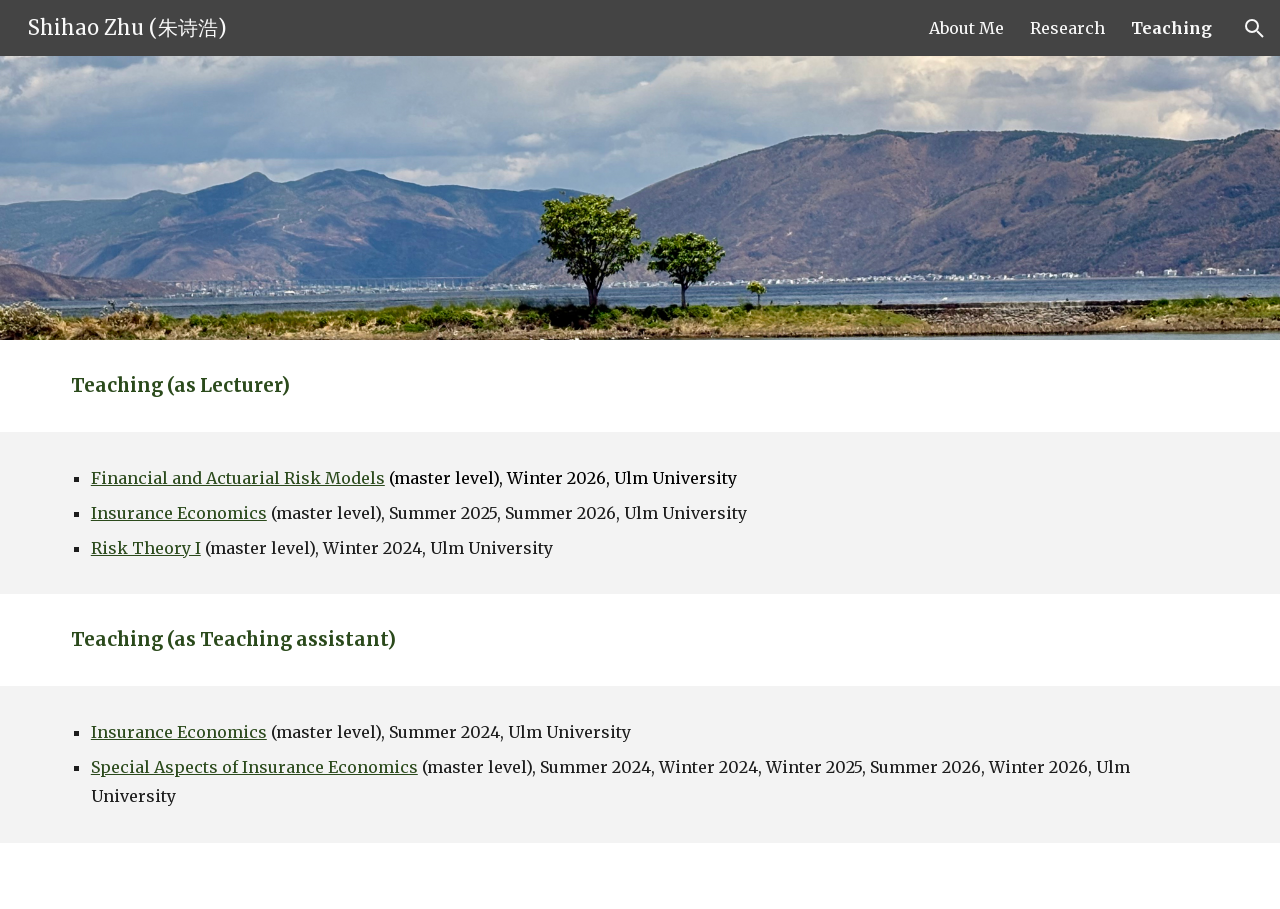
<file: teaching.html>
<!doctype html>
<html lang="en"><head><meta charset="utf-8"><meta name="viewport" content="width=device-width, initial-scale=1">
<title>Shihao Zhu (朱诗浩) - Teaching</title><meta name="description" content="Shihao Zhu — research in financial and actuarial mathematics, uncertainty and information; teaching at Ulm University.">
<link rel="icon" type="image/svg+xml" href="data:image/svg+xml,%3Csvg xmlns='http://www.w3.org/2000/svg' viewBox='0 0 64 64'%3E%3Crect width='64' height='64' rx='9' fill='%232b4a1c'/%3E%3Ctext x='32' y='43' text-anchor='middle' font-family='serif' font-size='34' fill='white'%3ESZ%3C/text%3E%3C/svg%3E">
<link rel="stylesheet" href="assets/fonts.css"><link rel="stylesheet" href="assets/original-layout.css"><link rel="stylesheet" href="assets/teaching-theme.css"><link rel="stylesheet" href="assets/site.css">
<script defer src="assets/search-data.js"></script><script defer src="assets/site.js"></script></head>
<body><a class="skip-link" href="#main-content">Skip to main content</a>
<header class="site-header"><button class="menu-toggle" aria-label="Open navigation" aria-expanded="false" aria-controls="site-nav"><svg viewBox="0 0 24 24" aria-hidden="true"><path d="M3 6h18M3 12h18M3 18h18"/></svg></button><a class="site-name" href="index.html">Shihao Zhu (朱诗浩)</a><nav id="site-nav" aria-label="Main navigation"><a href="index.html">About Me</a><a href="research.html">Research</a><a href="teaching.html" aria-current="page">Teaching</a></nav><button class="search-toggle" aria-label="Search this site"><svg viewBox="0 0 24 24" aria-hidden="true"><circle cx="10" cy="10" r="6"/><path d="m15 15 6 6"/></svg></button></header>
<div class="fktJzd AKpWA fOU46b yMcSQd Ly6Unf G9Qloe KuNac XxIgdb"><main id="main-content" class="UtePc RCETm"><section id="h.e44b89cb65d67ad_1" class="yaqOZd LB7kq cJgDec nyKByd O13XJf" style=""><div class="Nu95r"><div class="IFuOkc" style="background-position: center center; background-image: url(assets/teaching-banner.png); background-size: cover;"></div></div><div class="mYVXT"><div class="LS81yb VICjCf j5pSsc db35Fc"><div class="hJDwNd-AhqUyc-uQSCkd Ft7HRd-AhqUyc-uQSCkd JNdkSc SQVYQc L6cTce-purZT L6cTce-pSzOP"><div class="JNdkSc-SmKAyb LkDMRd"><div class=""></div></div></div></div></div></section>
<section id="h.e44b89cb65d67ad_2" class="yaqOZd"><div class="IFuOkc"></div><div class="mYVXT"><div class="LS81yb VICjCf j5pSsc db35Fc"><div class="hJDwNd-AhqUyc-uQSCkd Ft7HRd-AhqUyc-uQSCkd purZT-AhqUyc-II5mzb ZcASvf-AhqUyc-II5mzb pSzOP-AhqUyc-qWD73c Ktthjf-AhqUyc-qWD73c JNdkSc SQVYQc"><div class="JNdkSc-SmKAyb LkDMRd"><div class=""><div class="oKdM2c ZZyype Kzv0Me"><div id="h.e44b89cb65d67ad_5" class="hJDwNd-AhqUyc-uQSCkd Ft7HRd-AhqUyc-uQSCkd jXK9ad D2fZ2 zu5uec OjCsFc dmUFtb wHaque g5GTcb"><div class="jXK9ad-SmKAyb"><div class="tyJCtd mGzaTb Depvyb baZpAe"><div id="h.99nk91ez9v6b" class="GV3q8e yMxPgf  aP9Z7e"></div><h3 id="h.99nk91ez9v6b_l" dir="ltr" class="zfr3Q OmQG5e CDt4Ke " style=""><div class="CjVfdc"><span class="C9DxTc " style="">Teaching (as Lecturer)</span></div></h3></div></div></div></div></div></div></div></div></div></section>
<section id="h.e44b89cb65d67ad_6" class="yaqOZd qeLZfd"><div class="IFuOkc"></div><div class="mYVXT"><div class="LS81yb VICjCf j5pSsc db35Fc"><div class="hJDwNd-AhqUyc-uQSCkd Ft7HRd-AhqUyc-uQSCkd purZT-AhqUyc-II5mzb ZcASvf-AhqUyc-II5mzb pSzOP-AhqUyc-qWD73c Ktthjf-AhqUyc-qWD73c JNdkSc SQVYQc"><div class="JNdkSc-SmKAyb LkDMRd"><div class=""><div class="oKdM2c ZZyype Kzv0Me"><div id="h.e44b89cb65d67ad_9" class="hJDwNd-AhqUyc-uQSCkd Ft7HRd-AhqUyc-uQSCkd jXK9ad D2fZ2 zu5uec OjCsFc dmUFtb wHaque g5GTcb"><div class="jXK9ad-SmKAyb"><div class="tyJCtd mGzaTb Depvyb baZpAe"><ul class="n8H08c UVNKR " style="list-style-type: square; margin-left: 0; margin-right: 0; padding: 0;"><li dir="ltr" class="zfr3Q TMjjoe TYR86d eD0Rn " style="margin-left: 15.0pt;"><small dir="ltr" role="presentation" class="zfr3Q TMjjoe CDt4Ke " style="display: block; line-height: 1.7999999999999998; margin-left: 0.0pt; padding-left: 0.0pt; text-indent: 0.0pt;"><span class="C9DxTc " style="color: #2b4a1c; text-decoration: underline;">Financial and Actuarial Risk Models</span><span class="C9DxTc " style="color: #2b4a1c;"> </span><span class="C9DxTc " style="color: #000000;">(master level), Winter 2026, Ulm University</span></small></li><li dir="ltr" class="zfr3Q TMjjoe TYR86d eD0Rn " style="margin-left: 15.0pt;"><small dir="ltr" role="presentation" class="zfr3Q TMjjoe CDt4Ke " style="display: block; line-height: 1.7999999999999998; margin-left: 0.0pt; padding-left: 0.0pt; text-indent: 0.0pt;"><a class="XqQF9c" href="https://www.uni-ulm.de/mawi/ivw/studium-und-lehre/vorlesungen-und-seminare/sommersemester/versoek/" target="_blank" style="color: inherit; text-decoration: none;" rel="noopener noreferrer"><span class="C9DxTc aw5Odc " style="text-decoration: underline;">Insurance Economics</span></a><span class="C9DxTc " style=""> (master level), Summer 2025, Summer 2026, Ulm University</span></small></li><li dir="ltr" class="zfr3Q TMjjoe TYR86d eD0Rn " style="margin-left: 15.0pt;"><small dir="ltr" role="presentation" class="zfr3Q TMjjoe CDt4Ke " style="display: block; line-height: 1.7999999999999998; margin-left: 0.0pt; padding-left: 0.0pt; text-indent: 0.0pt;"><a class="XqQF9c" href="https://www.uni-ulm.de/risktheory1/" target="_blank" style="color: inherit; text-decoration: none;" rel="noopener noreferrer"><span class="C9DxTc aw5Odc " style="text-decoration: underline;">Risk Theory I</span></a><span class="C9DxTc " style=""> </span><span class="C9DxTc " style="">(master level), Winter 2024, Ulm University</span></small></li></ul></div></div></div></div></div></div></div></div></div></section>
<section id="h.e44b89cb65d67ad_10" class="yaqOZd"><div class="IFuOkc"></div><div class="mYVXT"><div class="LS81yb VICjCf j5pSsc db35Fc"><div class="hJDwNd-AhqUyc-uQSCkd Ft7HRd-AhqUyc-uQSCkd purZT-AhqUyc-II5mzb ZcASvf-AhqUyc-II5mzb pSzOP-AhqUyc-qWD73c Ktthjf-AhqUyc-qWD73c JNdkSc SQVYQc"><div class="JNdkSc-SmKAyb LkDMRd"><div class=""><div class="oKdM2c ZZyype Kzv0Me"><div id="h.e44b89cb65d67ad_13" class="hJDwNd-AhqUyc-uQSCkd Ft7HRd-AhqUyc-uQSCkd jXK9ad D2fZ2 zu5uec OjCsFc dmUFtb wHaque g5GTcb"><div class="jXK9ad-SmKAyb"><div class="tyJCtd mGzaTb Depvyb baZpAe"><div id="h.d7ip7hhuzrbg" class="GV3q8e yMxPgf  aP9Z7e"></div><h3 id="h.d7ip7hhuzrbg_l" dir="ltr" class="zfr3Q OmQG5e CDt4Ke " style=""><div class="CjVfdc"><span class="C9DxTc " style="">Teaching (as Teaching assistant)</span></div></h3></div></div></div></div></div></div></div></div></div></section>
<section id="h.e44b89cb65d67ad_46" class="yaqOZd qeLZfd"><div class="IFuOkc"></div><div class="mYVXT"><div class="LS81yb VICjCf j5pSsc db35Fc"><div class="hJDwNd-AhqUyc-uQSCkd Ft7HRd-AhqUyc-uQSCkd purZT-AhqUyc-II5mzb ZcASvf-AhqUyc-II5mzb pSzOP-AhqUyc-qWD73c Ktthjf-AhqUyc-qWD73c JNdkSc SQVYQc"><div class="JNdkSc-SmKAyb LkDMRd"><div class=""><div class="oKdM2c ZZyype Kzv0Me"><div id="h.e44b89cb65d67ad_49" class="hJDwNd-AhqUyc-uQSCkd Ft7HRd-AhqUyc-uQSCkd jXK9ad D2fZ2 zu5uec OjCsFc dmUFtb wHaque g5GTcb"><div class="jXK9ad-SmKAyb"><div class="tyJCtd mGzaTb Depvyb baZpAe"><ul class="n8H08c UVNKR " style="list-style-type: square; margin-left: 0; margin-right: 0; padding: 0;"><li dir="ltr" class="zfr3Q TMjjoe TYR86d eD0Rn " style="margin-left: 15.0pt;"><small id="h.4ugklkf8u786" dir="ltr" role="presentation" class="zfr3Q TMjjoe CDt4Ke " style="display: block; line-height: 1.7999999999999998; margin-left: 0.0pt; padding-left: 0.0pt; text-indent: 0.0pt;"><a class="XqQF9c" href="https://www.uni-ulm.de/mawi/ivw/studium-und-lehre/vorlesungen-und-seminare/sommersemester/versoek/" target="_blank" style="color: inherit; text-decoration: none;" rel="noopener noreferrer"><span class="C9DxTc aw5Odc " style="font-variant: normal; text-decoration: underline;">Insurance Economics</span></a><span class="C9DxTc " style="font-variant: normal;"> </span><span class="C9DxTc " style="font-variant: normal;">(master level), Summer 2024, Ulm University</span></small></li><li dir="ltr" class="zfr3Q TMjjoe TYR86d eD0Rn " style="margin-left: 15.0pt;"><small id="h.yx7vl2vpqw6" dir="ltr" role="presentation" class="zfr3Q TMjjoe CDt4Ke " style="display: block; line-height: 1.7999999999999998; margin-left: 0.0pt; padding-left: 0.0pt; text-indent: 0.0pt;"><a class="XqQF9c" href="https://www.uni-ulm.de/mawi/ivw/studium-und-lehre/vorlesungen-und-seminare/wintersemester/methoden-vw/" target="_blank" style="color: inherit; text-decoration: none;" rel="noopener noreferrer"><span class="C9DxTc aw5Odc " style="text-decoration: underline;">Special Aspects of Insurance Economics</span></a><span class="C9DxTc " style=""> </span><span class="C9DxTc " style="">(master level), Summer 2024, Winter 2024, Winter 2025, Summer 2026, Winter 2026, Ulm University</span></small></li></ul></div></div></div></div></div></div></div></div></div></section>
<section id="h.2457d3da31fe2f1c_110" class="yaqOZd"><div class="IFuOkc"></div><div class="mYVXT"><div class="LS81yb VICjCf j5pSsc db35Fc"><div class="hJDwNd-AhqUyc-uQSCkd Ft7HRd-AhqUyc-uQSCkd purZT-AhqUyc-II5mzb ZcASvf-AhqUyc-II5mzb pSzOP-AhqUyc-qWD73c Ktthjf-AhqUyc-qWD73c JNdkSc SQVYQc"><div class="JNdkSc-SmKAyb LkDMRd"><div class=""><div class="oKdM2c ZZyype Kzv0Me"><div id="h.2457d3da31fe2f1c_107" class="hJDwNd-AhqUyc-uQSCkd Ft7HRd-AhqUyc-uQSCkd jXK9ad D2fZ2 zu5uec OjCsFc dmUFtb wHaque g5GTcb"><div class="jXK9ad-SmKAyb"><div class="tyJCtd mGzaTb Depvyb baZpAe"></div></div></div></div></div></div></div></div></div></section></main></div>
<dialog id="search-dialog" aria-labelledby="search-title"><div class="search-heading"><h2 id="search-title">Search this site</h2><button class="search-close" aria-label="Close search">×</button></div><label class="sr-only" for="site-search">Search query</label><input id="site-search" type="search" placeholder="Search this site" autocomplete="off"><p id="search-status" role="status">Search the About Me, Research and Teaching pages.</p><div id="search-results"></div></dialog>
</body></html>
</file>
<file: assets/fonts.css>
/* cyrillic-ext */
@font-face {
  font-family: 'Merriweather';
  font-style: italic;
  font-weight: 400;
  font-stretch: 100%;
  font-display: swap;
  src: url(merriweather-1.woff2) format('woff2');
  unicode-range: U+0460-052F, U+1C80-1C8A, U+20B4, U+2DE0-2DFF, U+A640-A69F, U+FE2E-FE2F;
}
/* cyrillic */
@font-face {
  font-family: 'Merriweather';
  font-style: italic;
  font-weight: 400;
  font-stretch: 100%;
  font-display: swap;
  src: url(merriweather-2.woff2) format('woff2');
  unicode-range: U+0301, U+0400-045F, U+0490-0491, U+04B0-04B1, U+2116;
}
/* vietnamese */
@font-face {
  font-family: 'Merriweather';
  font-style: italic;
  font-weight: 400;
  font-stretch: 100%;
  font-display: swap;
  src: url(merriweather-3.woff2) format('woff2');
  unicode-range: U+0102-0103, U+0110-0111, U+0128-0129, U+0168-0169, U+01A0-01A1, U+01AF-01B0, U+0300-0301, U+0303-0304, U+0308-0309, U+0323, U+0329, U+1EA0-1EF9, U+20AB;
}
/* latin-ext */
@font-face {
  font-family: 'Merriweather';
  font-style: italic;
  font-weight: 400;
  font-stretch: 100%;
  font-display: swap;
  src: url(merriweather-4.woff2) format('woff2');
  unicode-range: U+0100-02BA, U+02BD-02C5, U+02C7-02CC, U+02CE-02D7, U+02DD-02FF, U+0304, U+0308, U+0329, U+1D00-1DBF, U+1E00-1E9F, U+1EF2-1EFF, U+2020, U+20A0-20AB, U+20AD-20C0, U+2113, U+2C60-2C7F, U+A720-A7FF;
}
/* latin */
@font-face {
  font-family: 'Merriweather';
  font-style: italic;
  font-weight: 400;
  font-stretch: 100%;
  font-display: swap;
  src: url(merriweather-5.woff2) format('woff2');
  unicode-range: U+0000-00FF, U+0131, U+0152-0153, U+02BB-02BC, U+02C6, U+02DA, U+02DC, U+0304, U+0308, U+0329, U+2000-206F, U+20AC, U+2122, U+2191, U+2193, U+2212, U+2215, U+FEFF, U+FFFD;
}
/* cyrillic-ext */
@font-face {
  font-family: 'Merriweather';
  font-style: italic;
  font-weight: 700;
  font-stretch: 100%;
  font-display: swap;
  src: url(merriweather-1.woff2) format('woff2');
  unicode-range: U+0460-052F, U+1C80-1C8A, U+20B4, U+2DE0-2DFF, U+A640-A69F, U+FE2E-FE2F;
}
/* cyrillic */
@font-face {
  font-family: 'Merriweather';
  font-style: italic;
  font-weight: 700;
  font-stretch: 100%;
  font-display: swap;
  src: url(merriweather-2.woff2) format('woff2');
  unicode-range: U+0301, U+0400-045F, U+0490-0491, U+04B0-04B1, U+2116;
}
/* vietnamese */
@font-face {
  font-family: 'Merriweather';
  font-style: italic;
  font-weight: 700;
  font-stretch: 100%;
  font-display: swap;
  src: url(merriweather-3.woff2) format('woff2');
  unicode-range: U+0102-0103, U+0110-0111, U+0128-0129, U+0168-0169, U+01A0-01A1, U+01AF-01B0, U+0300-0301, U+0303-0304, U+0308-0309, U+0323, U+0329, U+1EA0-1EF9, U+20AB;
}
/* latin-ext */
@font-face {
  font-family: 'Merriweather';
  font-style: italic;
  font-weight: 700;
  font-stretch: 100%;
  font-display: swap;
  src: url(merriweather-4.woff2) format('woff2');
  unicode-range: U+0100-02BA, U+02BD-02C5, U+02C7-02CC, U+02CE-02D7, U+02DD-02FF, U+0304, U+0308, U+0329, U+1D00-1DBF, U+1E00-1E9F, U+1EF2-1EFF, U+2020, U+20A0-20AB, U+20AD-20C0, U+2113, U+2C60-2C7F, U+A720-A7FF;
}
/* latin */
@font-face {
  font-family: 'Merriweather';
  font-style: italic;
  font-weight: 700;
  font-stretch: 100%;
  font-display: swap;
  src: url(merriweather-5.woff2) format('woff2');
  unicode-range: U+0000-00FF, U+0131, U+0152-0153, U+02BB-02BC, U+02C6, U+02DA, U+02DC, U+0304, U+0308, U+0329, U+2000-206F, U+20AC, U+2122, U+2191, U+2193, U+2212, U+2215, U+FEFF, U+FFFD;
}
/* cyrillic-ext */
@font-face {
  font-family: 'Merriweather';
  font-style: normal;
  font-weight: 400;
  font-stretch: 100%;
  font-display: swap;
  src: url(merriweather-6.woff2) format('woff2');
  unicode-range: U+0460-052F, U+1C80-1C8A, U+20B4, U+2DE0-2DFF, U+A640-A69F, U+FE2E-FE2F;
}
/* cyrillic */
@font-face {
  font-family: 'Merriweather';
  font-style: normal;
  font-weight: 400;
  font-stretch: 100%;
  font-display: swap;
  src: url(merriweather-7.woff2) format('woff2');
  unicode-range: U+0301, U+0400-045F, U+0490-0491, U+04B0-04B1, U+2116;
}
/* vietnamese */
@font-face {
  font-family: 'Merriweather';
  font-style: normal;
  font-weight: 400;
  font-stretch: 100%;
  font-display: swap;
  src: url(merriweather-8.woff2) format('woff2');
  unicode-range: U+0102-0103, U+0110-0111, U+0128-0129, U+0168-0169, U+01A0-01A1, U+01AF-01B0, U+0300-0301, U+0303-0304, U+0308-0309, U+0323, U+0329, U+1EA0-1EF9, U+20AB;
}
/* latin-ext */
@font-face {
  font-family: 'Merriweather';
  font-style: normal;
  font-weight: 400;
  font-stretch: 100%;
  font-display: swap;
  src: url(merriweather-9.woff2) format('woff2');
  unicode-range: U+0100-02BA, U+02BD-02C5, U+02C7-02CC, U+02CE-02D7, U+02DD-02FF, U+0304, U+0308, U+0329, U+1D00-1DBF, U+1E00-1E9F, U+1EF2-1EFF, U+2020, U+20A0-20AB, U+20AD-20C0, U+2113, U+2C60-2C7F, U+A720-A7FF;
}
/* latin */
@font-face {
  font-family: 'Merriweather';
  font-style: normal;
  font-weight: 400;
  font-stretch: 100%;
  font-display: swap;
  src: url(merriweather-10.woff2) format('woff2');
  unicode-range: U+0000-00FF, U+0131, U+0152-0153, U+02BB-02BC, U+02C6, U+02DA, U+02DC, U+0304, U+0308, U+0329, U+2000-206F, U+20AC, U+2122, U+2191, U+2193, U+2212, U+2215, U+FEFF, U+FFFD;
}
/* cyrillic-ext */
@font-face {
  font-family: 'Merriweather';
  font-style: normal;
  font-weight: 700;
  font-stretch: 100%;
  font-display: swap;
  src: url(merriweather-6.woff2) format('woff2');
  unicode-range: U+0460-052F, U+1C80-1C8A, U+20B4, U+2DE0-2DFF, U+A640-A69F, U+FE2E-FE2F;
}
/* cyrillic */
@font-face {
  font-family: 'Merriweather';
  font-style: normal;
  font-weight: 700;
  font-stretch: 100%;
  font-display: swap;
  src: url(merriweather-7.woff2) format('woff2');
  unicode-range: U+0301, U+0400-045F, U+0490-0491, U+04B0-04B1, U+2116;
}
/* vietnamese */
@font-face {
  font-family: 'Merriweather';
  font-style: normal;
  font-weight: 700;
  font-stretch: 100%;
  font-display: swap;
  src: url(merriweather-8.woff2) format('woff2');
  unicode-range: U+0102-0103, U+0110-0111, U+0128-0129, U+0168-0169, U+01A0-01A1, U+01AF-01B0, U+0300-0301, U+0303-0304, U+0308-0309, U+0323, U+0329, U+1EA0-1EF9, U+20AB;
}
/* latin-ext */
@font-face {
  font-family: 'Merriweather';
  font-style: normal;
  font-weight: 700;
  font-stretch: 100%;
  font-display: swap;
  src: url(merriweather-9.woff2) format('woff2');
  unicode-range: U+0100-02BA, U+02BD-02C5, U+02C7-02CC, U+02CE-02D7, U+02DD-02FF, U+0304, U+0308, U+0329, U+1D00-1DBF, U+1E00-1E9F, U+1EF2-1EFF, U+2020, U+20A0-20AB, U+20AD-20C0, U+2113, U+2C60-2C7F, U+A720-A7FF;
}
/* latin */
@font-face {
  font-family: 'Merriweather';
  font-style: normal;
  font-weight: 700;
  font-stretch: 100%;
  font-display: swap;
  src: url(merriweather-10.woff2) format('woff2');
  unicode-range: U+0000-00FF, U+0131, U+0152-0153, U+02BB-02BC, U+02C6, U+02DA, U+02DC, U+0304, U+0308, U+0329, U+2000-206F, U+20AC, U+2122, U+2191, U+2193, U+2212, U+2215, U+FEFF, U+FFFD;
}
</file>
